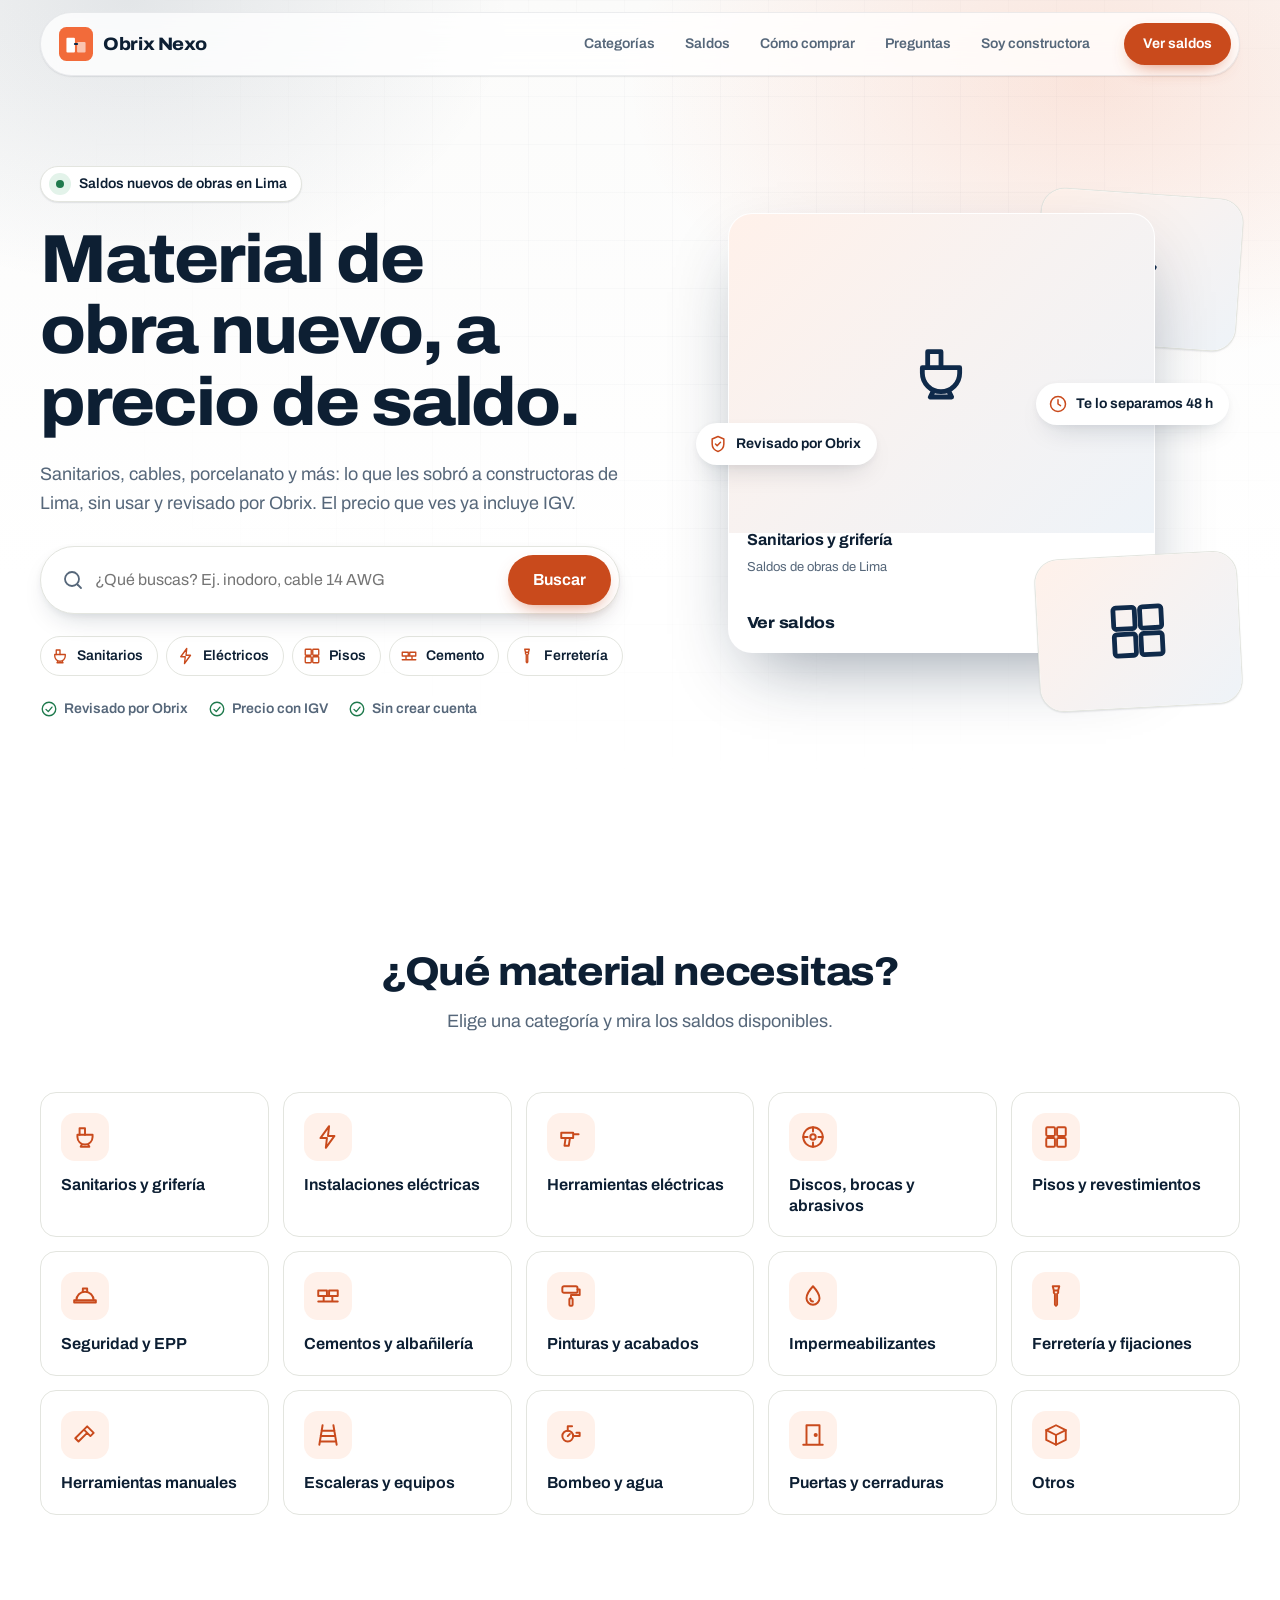
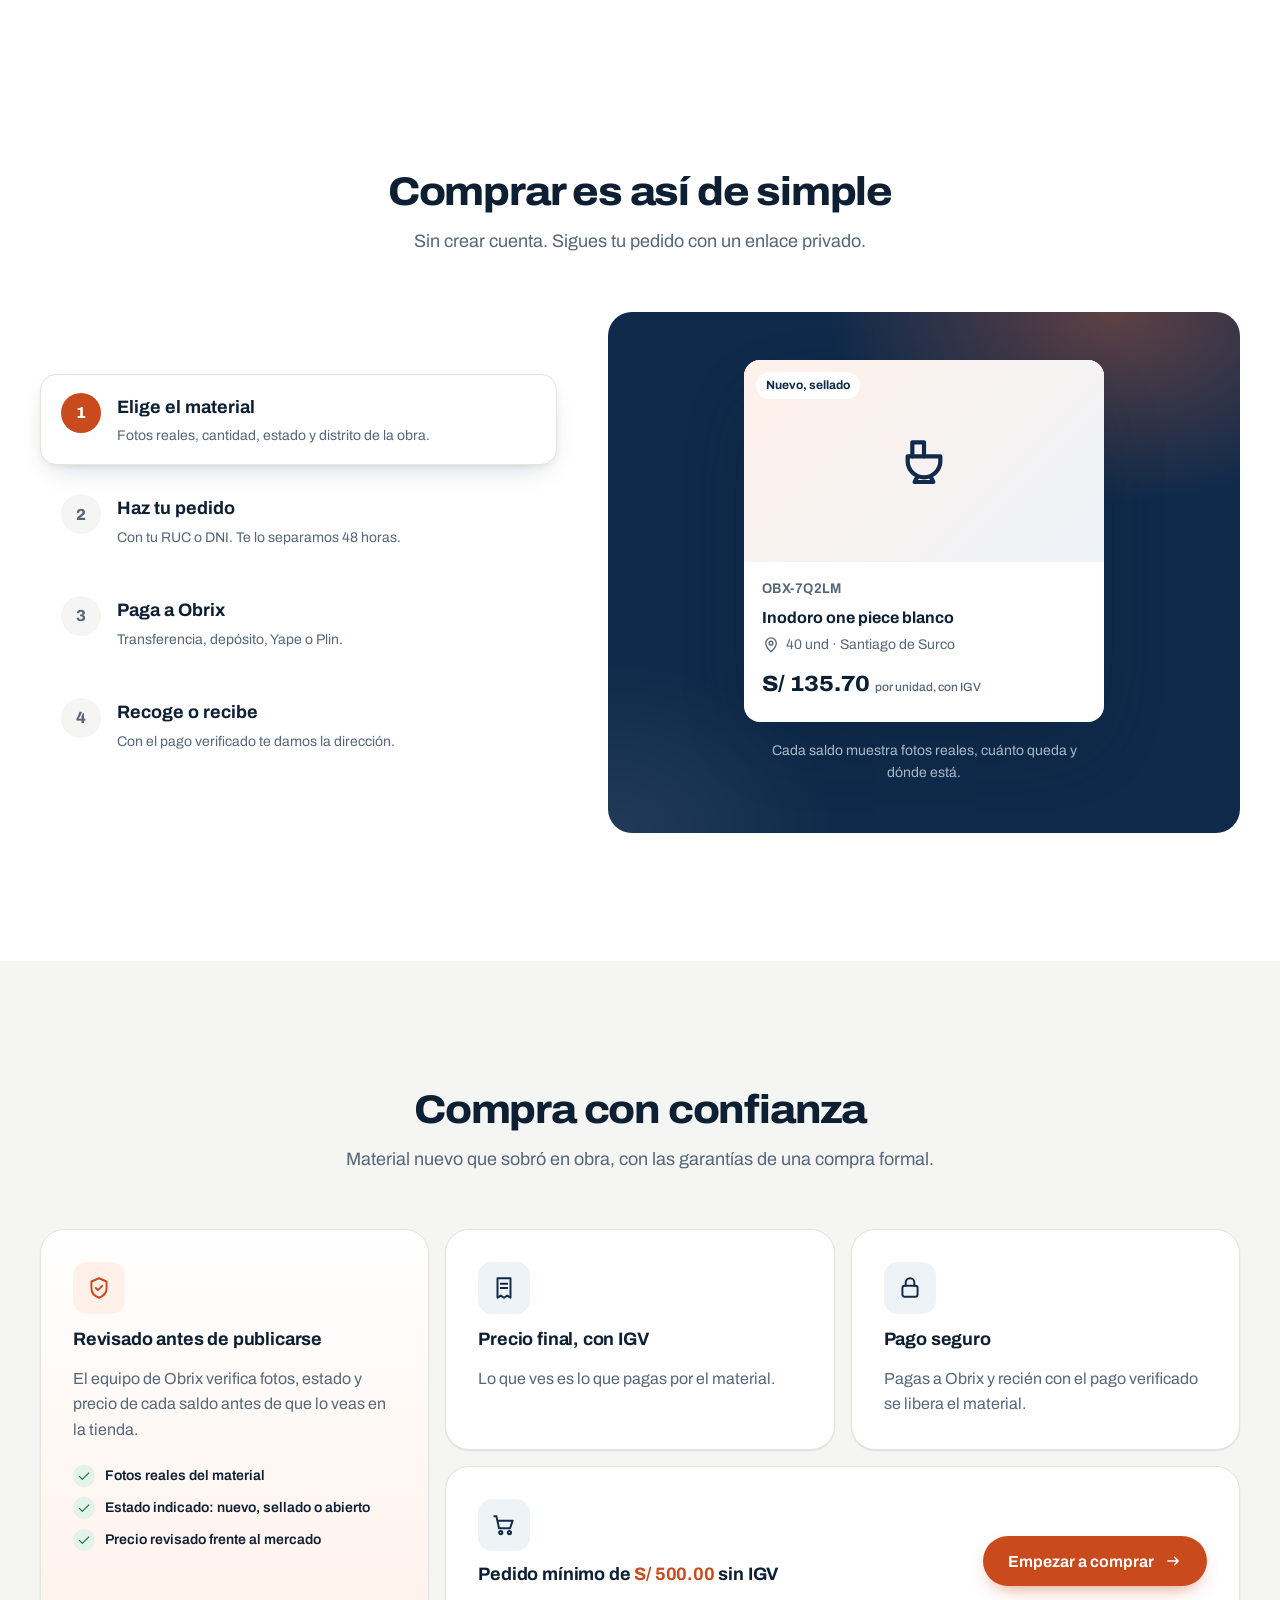
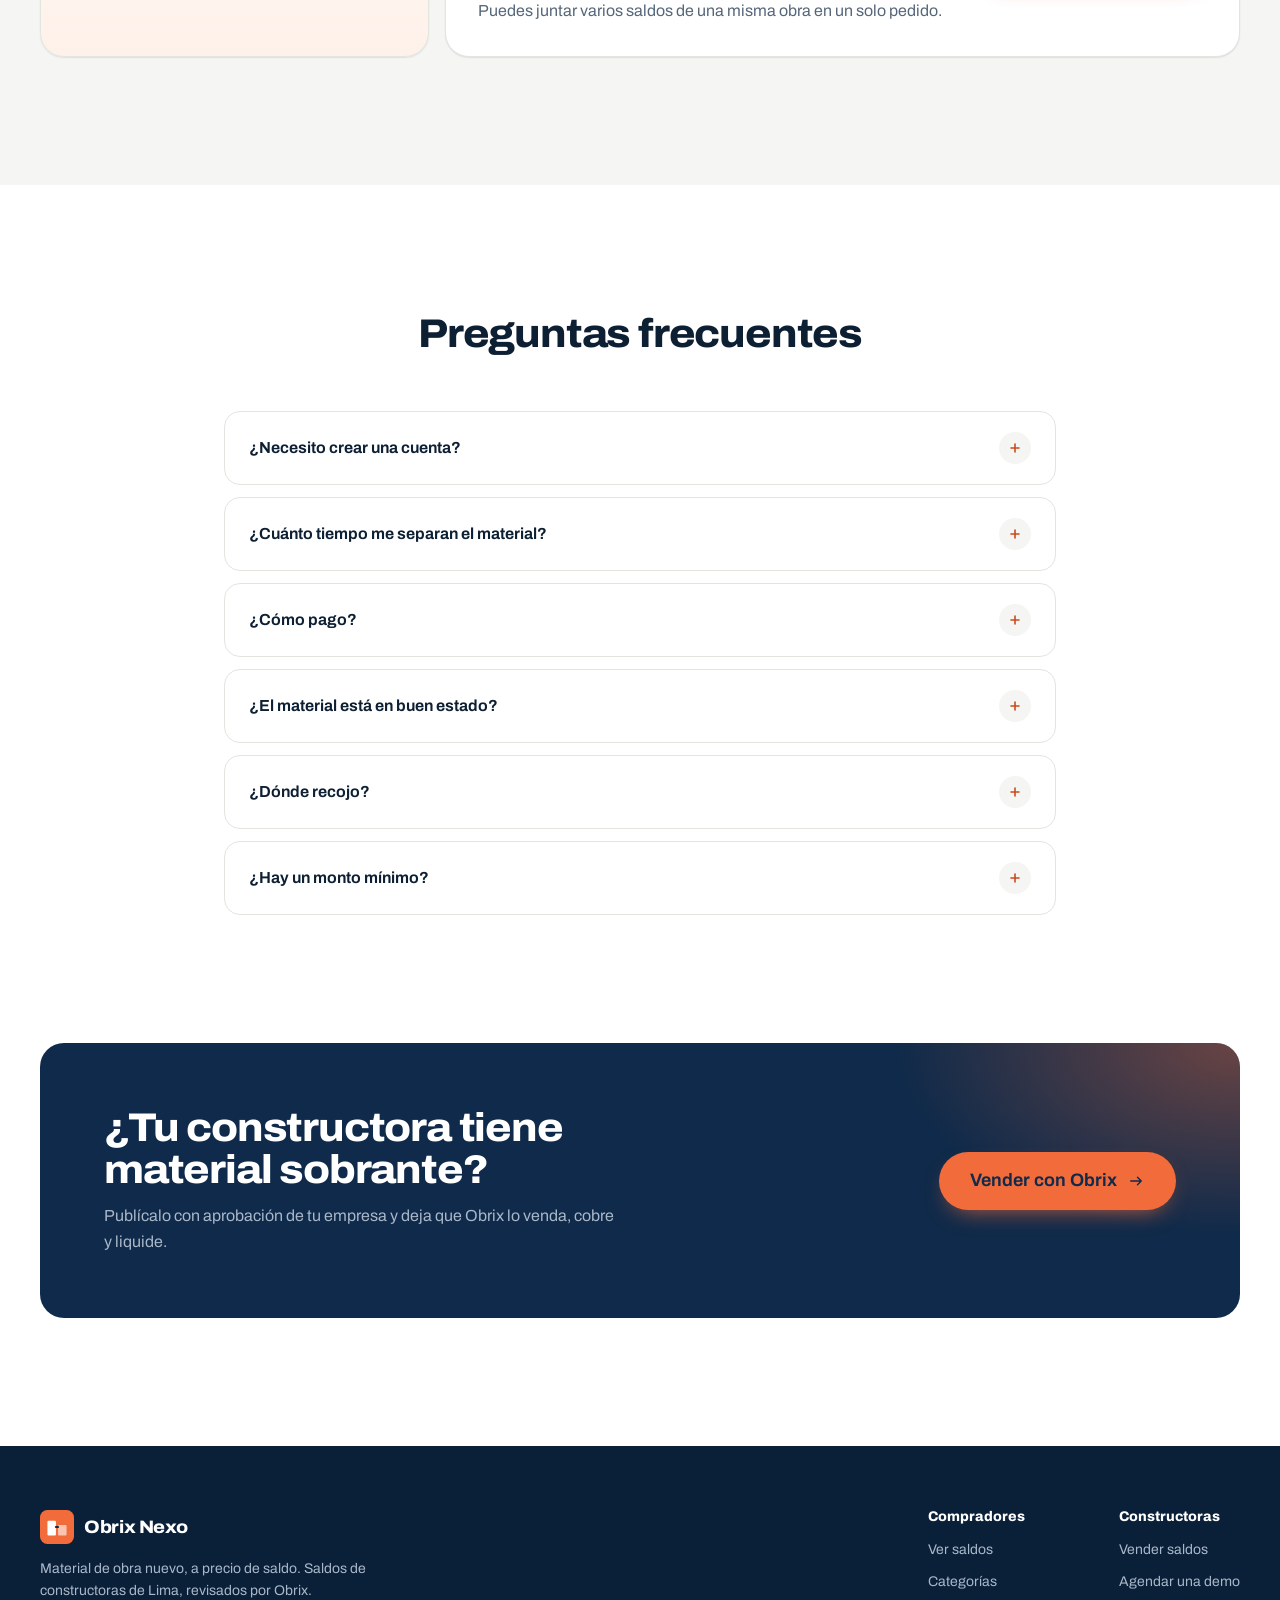
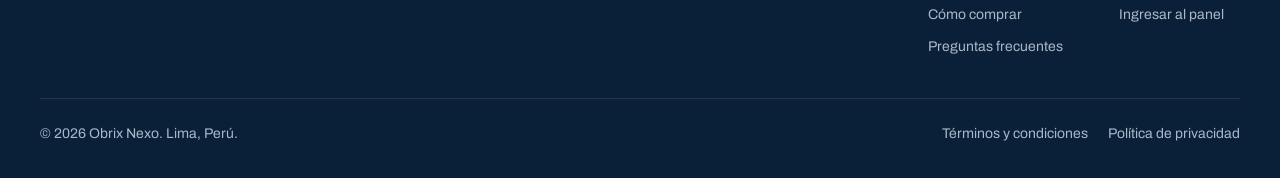
<file: index.html>
<!doctype html>
<html lang="es-PE">
<head>
  <meta charset="utf-8">
  <meta name="viewport" content="width=device-width, initial-scale=1, viewport-fit=cover">
  <title>Obrix Nexo · Material de obra nuevo a precio de saldo en Lima</title>
  <meta name="description" content="Compra sanitarios, cables, porcelanato y más material de construcción nuevo que les sobró a constructoras de Lima. Revisado por Obrix, con fotos reales y precio final con IGV.">
  <link rel="canonical" href="https://obrixnexo.com/">
  <meta name="theme-color" content="#0f2a4a">
  <link rel="icon" href="/favicon.svg" type="image/svg+xml">
  <meta property="og:type" content="website">
  <meta property="og:locale" content="es_PE">
  <meta property="og:site_name" content="Obrix Nexo">
  <meta property="og:title" content="Material de obra nuevo, a precio de saldo">
  <meta property="og:description" content="Saldos de constructoras de Lima, revisados por Obrix. Fotos reales y precio final con IGV.">
  <meta property="og:url" content="https://obrixnexo.com/">
  <meta property="og:image" content="https://obrixnexo.com/assets/img/og-compradores.png">
  <meta name="twitter:card" content="summary_large_image">
  <link rel="preload" href="/assets/fonts/archivo-latin-wdth.woff2" as="font" type="font/woff2" crossorigin>
  <link rel="stylesheet" href="/assets/css/base.css">
  <link rel="stylesheet" href="/assets/css/compradores.css">
  <script type="application/ld+json">
  {"@context":"https://schema.org","@type":"Organization","name":"Obrix Nexo","url":"https://obrixnexo.com/","logo":"https://obrixnexo.com/favicon.svg","areaServed":"Lima, Perú","description":"Marketplace de saldos de obra: material de construcción nuevo que les sobró a constructoras."}
  </script>
  <script src="/assets/js/config.js"></script>
  <script type="module" src="/assets/js/compradores.js"></script>
</head>
<body>
  <a class="skip" href="#contenido">Saltar al contenido</a>

  <header class="nav" data-nav>
    <div class="nav__in">
      <a class="brand" href="/" aria-label="Obrix Nexo, inicio"><img src="/assets/img/logo-mark.svg" alt="" width="34" height="34">Obrix Nexo</a>
      <button class="nav__toggle" type="button" data-nav-toggle aria-expanded="false" aria-controls="menu">
        <span class="sr-only">Abrir menú</span>
        <svg class="i i-menu" aria-hidden="true"><use href="/assets/img/icons.svg#menu"/></svg>
        <svg class="i i-close" aria-hidden="true"><use href="/assets/img/icons.svg#close"/></svg>
      </button>
      <nav class="nav__links" id="menu" aria-label="Principal">
        <a href="#categorias">Categorías</a>
        <a data-app="#/saldos" href="#saldos">Saldos</a>
        <a href="#como-comprar">Cómo comprar</a>
        <a href="#preguntas">Preguntas</a>
        <a href="/empresas/">Soy constructora</a>
      </nav>
      <div class="nav__actions">
        <a class="btn btn--primary btn--sm" data-app="#/saldos" href="#saldos">Ver saldos</a>
      </div>
    </div>
  </header>

  <main id="contenido">
    <!-- ================= HERO ================= -->
    <section class="hero">
      <div class="wrap hero__in">
        <div class="hero__copy">
          <p class="pill pill--live" data-live-pill><span class="pill__dot" aria-hidden="true"></span><span data-live-text>Saldos nuevos de obras en Lima</span></p>
          <h1>Material de obra nuevo, a precio de saldo.</h1>
          <p class="lead">Sanitarios, cables, porcelanato y más: lo que les sobró a constructoras de Lima, sin usar y revisado por Obrix. El precio que ves ya incluye IGV.</p>

          <form class="search" data-search role="search" aria-label="Buscar material">
            <label class="sr-only" for="q">¿Qué material buscas?</label>
            <svg class="i search__icon" aria-hidden="true"><use href="/assets/img/icons.svg#search"/></svg>
            <input class="search__input" id="q" name="q" type="search" placeholder="¿Qué buscas? Ej. inodoro, cable 14 AWG" autocomplete="off" enterkeyhint="search">
            <button class="btn btn--primary" type="submit">Buscar</button>
          </form>

          <ul class="chips" role="list" aria-label="Lo más buscado">
            <li><a class="chip" data-app="#/saldos?cat=1" href="#categorias"><svg class="i" aria-hidden="true"><use href="/assets/img/icons.svg#cat-1"/></svg>Sanitarios</a></li>
            <li><a class="chip" data-app="#/saldos?cat=2" href="#categorias"><svg class="i" aria-hidden="true"><use href="/assets/img/icons.svg#cat-2"/></svg>Eléctricos</a></li>
            <li><a class="chip" data-app="#/saldos?cat=5" href="#categorias"><svg class="i" aria-hidden="true"><use href="/assets/img/icons.svg#cat-5"/></svg>Pisos</a></li>
            <li><a class="chip" data-app="#/saldos?cat=7" href="#categorias"><svg class="i" aria-hidden="true"><use href="/assets/img/icons.svg#cat-7"/></svg>Cemento</a></li>
            <li><a class="chip" data-app="#/saldos?cat=10" href="#categorias"><svg class="i" aria-hidden="true"><use href="/assets/img/icons.svg#cat-10"/></svg>Ferretería</a></li>
          </ul>

          <ul class="trust" role="list">
            <li><svg class="i" aria-hidden="true"><use href="/assets/img/icons.svg#check-circle"/></svg>Revisado por Obrix</li>
            <li><svg class="i" aria-hidden="true"><use href="/assets/img/icons.svg#check-circle"/></svg>Precio con IGV</li>
            <li><svg class="i" aria-hidden="true"><use href="/assets/img/icons.svg#check-circle"/></svg>Sin crear cuenta</li>
          </ul>
        </div>

        <!-- Vitrina: saldos reales (los llena la API) -->
        <div class="showcase" data-showcase aria-live="polite">
          <div class="showcase__main sk-card" aria-hidden="true"><div class="sk-img"></div><div class="sk-lines"><span></span><span></span><span></span></div></div>
          <div class="showcase__mini showcase__mini--a sk-card" aria-hidden="true"><div class="sk-img"></div></div>
          <div class="showcase__mini showcase__mini--b sk-card" aria-hidden="true"><div class="sk-img"></div></div>
          <p class="float-badge float-badge--a"><svg class="i" aria-hidden="true"><use href="/assets/img/icons.svg#shield"/></svg>Revisado por Obrix</p>
          <p class="float-badge float-badge--b"><svg class="i" aria-hidden="true"><use href="/assets/img/icons.svg#clock"/></svg>Te lo separamos 48 h</p>
        </div>
      </div>
    </section>

    <!-- ================= CATEGORÍAS ================= -->
    <section class="section" id="categorias">
      <div class="wrap">
        <div class="head head--center">
          <h2>¿Qué material necesitas?</h2>
          <p class="lead">Elige una categoría y mira los saldos disponibles.</p>
        </div>
        <ul class="cats" role="list">
          <li><a class="cat" data-app="#/saldos?cat=1" href="#categorias"><span class="icon-box"><svg class="i" aria-hidden="true"><use href="/assets/img/icons.svg#cat-1"/></svg></span>Sanitarios y grifería</a></li>
          <li><a class="cat" data-app="#/saldos?cat=2" href="#categorias"><span class="icon-box"><svg class="i" aria-hidden="true"><use href="/assets/img/icons.svg#cat-2"/></svg></span>Instalaciones eléctricas</a></li>
          <li><a class="cat" data-app="#/saldos?cat=3" href="#categorias"><span class="icon-box"><svg class="i" aria-hidden="true"><use href="/assets/img/icons.svg#cat-3"/></svg></span>Herramientas eléctricas</a></li>
          <li><a class="cat" data-app="#/saldos?cat=4" href="#categorias"><span class="icon-box"><svg class="i" aria-hidden="true"><use href="/assets/img/icons.svg#cat-4"/></svg></span>Discos, brocas y abrasivos</a></li>
          <li><a class="cat" data-app="#/saldos?cat=5" href="#categorias"><span class="icon-box"><svg class="i" aria-hidden="true"><use href="/assets/img/icons.svg#cat-5"/></svg></span>Pisos y revestimientos</a></li>
          <li><a class="cat" data-app="#/saldos?cat=6" href="#categorias"><span class="icon-box"><svg class="i" aria-hidden="true"><use href="/assets/img/icons.svg#cat-6"/></svg></span>Seguridad y EPP</a></li>
          <li><a class="cat" data-app="#/saldos?cat=7" href="#categorias"><span class="icon-box"><svg class="i" aria-hidden="true"><use href="/assets/img/icons.svg#cat-7"/></svg></span>Cementos y albañilería</a></li>
          <li><a class="cat" data-app="#/saldos?cat=8" href="#categorias"><span class="icon-box"><svg class="i" aria-hidden="true"><use href="/assets/img/icons.svg#cat-8"/></svg></span>Pinturas y acabados</a></li>
          <li><a class="cat" data-app="#/saldos?cat=9" href="#categorias"><span class="icon-box"><svg class="i" aria-hidden="true"><use href="/assets/img/icons.svg#cat-9"/></svg></span>Impermeabilizantes</a></li>
          <li><a class="cat" data-app="#/saldos?cat=10" href="#categorias"><span class="icon-box"><svg class="i" aria-hidden="true"><use href="/assets/img/icons.svg#cat-10"/></svg></span>Ferretería y fijaciones</a></li>
          <li><a class="cat" data-app="#/saldos?cat=11" href="#categorias"><span class="icon-box"><svg class="i" aria-hidden="true"><use href="/assets/img/icons.svg#cat-11"/></svg></span>Herramientas manuales</a></li>
          <li><a class="cat" data-app="#/saldos?cat=12" href="#categorias"><span class="icon-box"><svg class="i" aria-hidden="true"><use href="/assets/img/icons.svg#cat-12"/></svg></span>Escaleras y equipos</a></li>
          <li><a class="cat" data-app="#/saldos?cat=13" href="#categorias"><span class="icon-box"><svg class="i" aria-hidden="true"><use href="/assets/img/icons.svg#cat-13"/></svg></span>Bombeo y agua</a></li>
          <li><a class="cat" data-app="#/saldos?cat=14" href="#categorias"><span class="icon-box"><svg class="i" aria-hidden="true"><use href="/assets/img/icons.svg#cat-14"/></svg></span>Puertas y cerraduras</a></li>
          <li><a class="cat" data-app="#/saldos?cat=15" href="#categorias"><span class="icon-box"><svg class="i" aria-hidden="true"><use href="/assets/img/icons.svg#cat-15"/></svg></span>Otros</a></li>
        </ul>
      </div>
    </section>

    <!-- ================= RECIÉN PUBLICADOS ================= -->
    <section class="section section--surface" id="saldos" data-latest hidden>
      <div class="wrap carousel" data-carousel>
        <div class="head head--row">
          <div>
            <h2>Recién publicados</h2>
            <p class="lead">Disponibles hoy, con foto real y precio final.</p>
          </div>
          <div class="carousel__nav">
            <button class="round-btn" type="button" data-prev aria-label="Anteriores"><svg class="i" aria-hidden="true"><use href="/assets/img/icons.svg#arrow-left"/></svg></button>
            <button class="round-btn" type="button" data-next aria-label="Siguientes"><svg class="i" aria-hidden="true"><use href="/assets/img/icons.svg#arrow"/></svg></button>
            <a class="btn btn--secondary btn--sm" data-app="#/saldos" href="#saldos">Ver todos</a>
          </div>
        </div>
        <ul class="carousel__track" role="list" data-track data-latest-list></ul>
      </div>
    </section>

    <!-- ================= CÓMO COMPRAR (interactivo) ================= -->
    <section class="section" id="como-comprar">
      <div class="wrap">
        <div class="head head--center">
          <h2>Comprar es así de simple</h2>
          <p class="lead">Sin crear cuenta. Sigues tu pedido con un enlace privado.</p>
        </div>

        <div class="howto" data-tabs data-autoplay="5000">
          <div class="howto__steps" role="tablist" aria-label="Pasos para comprar" aria-orientation="vertical">
            <button class="howto__step" role="tab" id="t-elige" aria-controls="p-elige" aria-selected="true">
              <span class="howto__n">1</span><span><b>Elige el material</b><small>Fotos reales, cantidad, estado y distrito de la obra.</small></span>
            </button>
            <button class="howto__step" role="tab" id="t-pide" aria-controls="p-pide" aria-selected="false" tabindex="-1">
              <span class="howto__n">2</span><span><b>Haz tu pedido</b><small>Con tu RUC o DNI. Te lo separamos 48 horas.</small></span>
            </button>
            <button class="howto__step" role="tab" id="t-paga" aria-controls="p-paga" aria-selected="false" tabindex="-1">
              <span class="howto__n">3</span><span><b>Paga a Obrix</b><small>Transferencia, depósito, Yape o Plin.</small></span>
            </button>
            <button class="howto__step" role="tab" id="t-recoge" aria-controls="p-recoge" aria-selected="false" tabindex="-1">
              <span class="howto__n">4</span><span><b>Recoge o recibe</b><small>Con el pago verificado te damos la dirección.</small></span>
            </button>
          </div>

          <div class="howto__stage">
            <!-- 1 -->
            <div class="mock" role="tabpanel" id="p-elige" aria-labelledby="t-elige">
              <div class="mock__card">
                <div class="mock__photo"><svg class="i" aria-hidden="true"><use href="/assets/img/icons.svg#cat-1"/></svg><span class="mock__tag">Nuevo, sellado</span></div>
                <div class="mock__body">
                  <span class="code muted">OBX-7Q2LM</span>
                  <b>Inodoro one piece blanco</b>
                  <span class="muted"><svg class="i i--sm" aria-hidden="true"><use href="/assets/img/icons.svg#pin"/></svg>40 und · Santiago de Surco</span>
                  <span class="mock__price">S/ 135.70 <small>por unidad, con IGV</small></span>
                </div>
              </div>
              <p class="mock__caption">Cada saldo muestra fotos reales, cuánto queda y dónde está.</p>
            </div>
            <!-- 2 -->
            <div class="mock" role="tabpanel" id="p-pide" aria-labelledby="t-pide" hidden>
              <div class="mock__form">
                <div class="mock__row"><span class="muted">Cantidad</span><span class="stepper"><span>−</span><b>5</b><span>+</span></span></div>
                <div class="mock__field"><span class="muted">RUC o DNI</span><b class="code">20514585963</b></div>
                <div class="mock__row mock__total"><span>Total con IGV</span><b>S/ 678.50</b></div>
                <span class="badge badge--ok">Separado por 48 horas</span>
              </div>
              <p class="mock__caption">Pides en un minuto y la cantidad queda reservada para ti.</p>
            </div>
            <!-- 3 -->
            <div class="mock" role="tabpanel" id="p-paga" aria-labelledby="t-paga" hidden>
              <div class="mock__form">
                <div class="pay"><span>Transferencia</span><span>Depósito</span><span class="is-on">Yape</span><span>Plin</span></div>
                <div class="mock__field"><span class="muted">N.° de operación</span><b class="code">04839217</b></div>
                <div class="mock__ok"><svg class="i" aria-hidden="true"><use href="/assets/img/icons.svg#check-circle"/></svg>Pago verificado por Obrix</div>
              </div>
              <p class="mock__caption">Pagas a la cuenta de Obrix, nunca a un desconocido.</p>
            </div>
            <!-- 4 -->
            <div class="mock" role="tabpanel" id="p-recoge" aria-labelledby="t-recoge" hidden>
              <div class="mock__map">
                <span class="mock__pin"><svg class="i" aria-hidden="true"><use href="/assets/img/icons.svg#pin"/></svg></span>
                <div class="mock__addr"><b>Obra Los Pinos</b><span class="muted">Santiago de Surco · Almacén: lun–sáb</span></div>
              </div>
              <p class="mock__caption">Con tu pago verificado te damos la dirección y el contacto, o coordinamos la entrega.</p>
            </div>
          </div>
        </div>
      </div>
    </section>

    <!-- ================= POR QUÉ OBRIX ================= -->
    <section class="section section--surface">
      <div class="wrap">
        <div class="head head--center">
          <h2>Compra con confianza</h2>
          <p class="lead">Material nuevo que sobró en obra, con las garantías de una compra formal.</p>
        </div>
        <div class="bento">
          <article class="card bento__big reveal">
            <span class="icon-box"><svg class="i" aria-hidden="true"><use href="/assets/img/icons.svg#shield"/></svg></span>
            <h3>Revisado antes de publicarse</h3>
            <p class="muted">El equipo de Obrix verifica fotos, estado y precio de cada saldo antes de que lo veas en la tienda.</p>
            <ul class="checks" role="list">
              <li><svg class="i i--sm" aria-hidden="true"><use href="/assets/img/icons.svg#check"/></svg>Fotos reales del material</li>
              <li><svg class="i i--sm" aria-hidden="true"><use href="/assets/img/icons.svg#check"/></svg>Estado indicado: nuevo, sellado o abierto</li>
              <li><svg class="i i--sm" aria-hidden="true"><use href="/assets/img/icons.svg#check"/></svg>Precio revisado frente al mercado</li>
            </ul>
          </article>
          <article class="card reveal">
            <span class="icon-box icon-box--navy"><svg class="i" aria-hidden="true"><use href="/assets/img/icons.svg#receipt"/></svg></span>
            <h3>Precio final, con IGV</h3>
            <p class="muted">Lo que ves es lo que pagas por el material.</p>
          </article>
          <article class="card reveal">
            <span class="icon-box icon-box--navy"><svg class="i" aria-hidden="true"><use href="/assets/img/icons.svg#lock"/></svg></span>
            <h3>Pago seguro</h3>
            <p class="muted">Pagas a Obrix y recién con el pago verificado se libera el material.</p>
          </article>
          <article class="card bento__wide reveal">
            <div>
              <span class="icon-box icon-box--navy"><svg class="i" aria-hidden="true"><use href="/assets/img/icons.svg#cart"/></svg></span>
              <h3>Pedido mínimo de <span class="hl" data-min-order>S/ 500.00</span> sin IGV</h3>
              <p class="muted">Puedes juntar varios saldos de una misma obra en un solo pedido.</p>
            </div>
            <a class="btn btn--primary" data-app="#/saldos" href="#saldos">Empezar a comprar<svg class="i" aria-hidden="true"><use href="/assets/img/icons.svg#arrow"/></svg></a>
          </article>
        </div>
      </div>
    </section>

    <!-- ================= PREGUNTAS ================= -->
    <section class="section" id="preguntas">
      <div class="wrap">
        <div class="head head--center"><h2>Preguntas frecuentes</h2></div>
        <div class="faq">
          <details><summary>¿Necesito crear una cuenta?</summary><p>No. Haces tu pedido con tus datos y recibes un enlace privado para seguirlo, informar tu pago y ver la dirección de recojo.</p></details>
          <details><summary>¿Cuánto tiempo me separan el material?</summary><p>48 horas desde que haces el pedido. Si en ese plazo no se registra tu pago, la reserva se libera sola.</p></details>
          <details><summary>¿Cómo pago?</summary><p>Por transferencia, depósito, Yape o Plin a la cuenta de Obrix. Luego informas tu número de operación en el enlace de tu pedido y lo verificamos.</p></details>
          <details><summary>¿El material está en buen estado?</summary><p>Son saldos nuevos que sobraron en obra. Cada uno indica su estado y tiene fotos reales, y Obrix lo revisa antes de publicarlo.</p></details>
          <details><summary>¿Dónde recojo?</summary><p>En la obra de la constructora. Con tu pago verificado te damos la dirección exacta y el contacto del almacén. Si necesitas entrega, la coordinamos contigo.</p></details>
          <details><summary>¿Hay un monto mínimo?</summary><p>Sí: el pedido mínimo es de <span data-min-order>S/ 500.00</span> sin IGV. Puedes combinar varios saldos de una misma obra.</p></details>
        </div>
      </div>
    </section>

    <!-- ================= PUENTE A CONSTRUCTORAS ================= -->
    <section class="bridge-wrap">
      <div class="wrap">
        <div class="bridge on-navy reveal">
          <div>
            <h2>¿Tu constructora tiene material sobrante?</h2>
            <p>Publícalo con aprobación de tu empresa y deja que Obrix lo venda, cobre y liquide.</p>
          </div>
          <a class="btn btn--primary btn--lg" href="/empresas/">Vender con Obrix<svg class="i" aria-hidden="true"><use href="/assets/img/icons.svg#arrow"/></svg></a>
        </div>
      </div>
    </section>
  </main>

  <footer class="footer">
    <div class="wrap">
      <div class="footer__top">
        <div class="footer__about">
          <a class="brand" href="/"><img src="/assets/img/logo-mark.svg" alt="" width="34" height="34">Obrix Nexo</a>
          <p>Material de obra nuevo, a precio de saldo. Saldos de constructoras de Lima, revisados por Obrix.</p>
        </div>
        <div class="footer__cols">
          <nav aria-label="Compradores"><h2>Compradores</h2><ul><li><a data-app="#/saldos" href="#saldos">Ver saldos</a></li><li><a href="#categorias">Categorías</a></li><li><a href="#como-comprar">Cómo comprar</a></li><li><a href="#preguntas">Preguntas frecuentes</a></li></ul></nav>
          <nav aria-label="Constructoras"><h2>Constructoras</h2><ul><li><a href="/empresas/">Vender saldos</a></li><li><a href="/empresas/#demo">Agendar una demo</a></li><li><a data-app="#/ingresar" href="/empresas/">Ingresar al panel</a></li></ul></nav>
        </div>
      </div>
      <div class="footer__bottom">
        <span>© <span data-year>2026</span> Obrix Nexo. Lima, Perú.</span>
        <span class="footer__legal"><a href="/terminos/">Términos y condiciones</a><a href="/privacidad/">Política de privacidad</a></span>
      </div>
    </div>
  </footer>
</body>
</html>
</file>
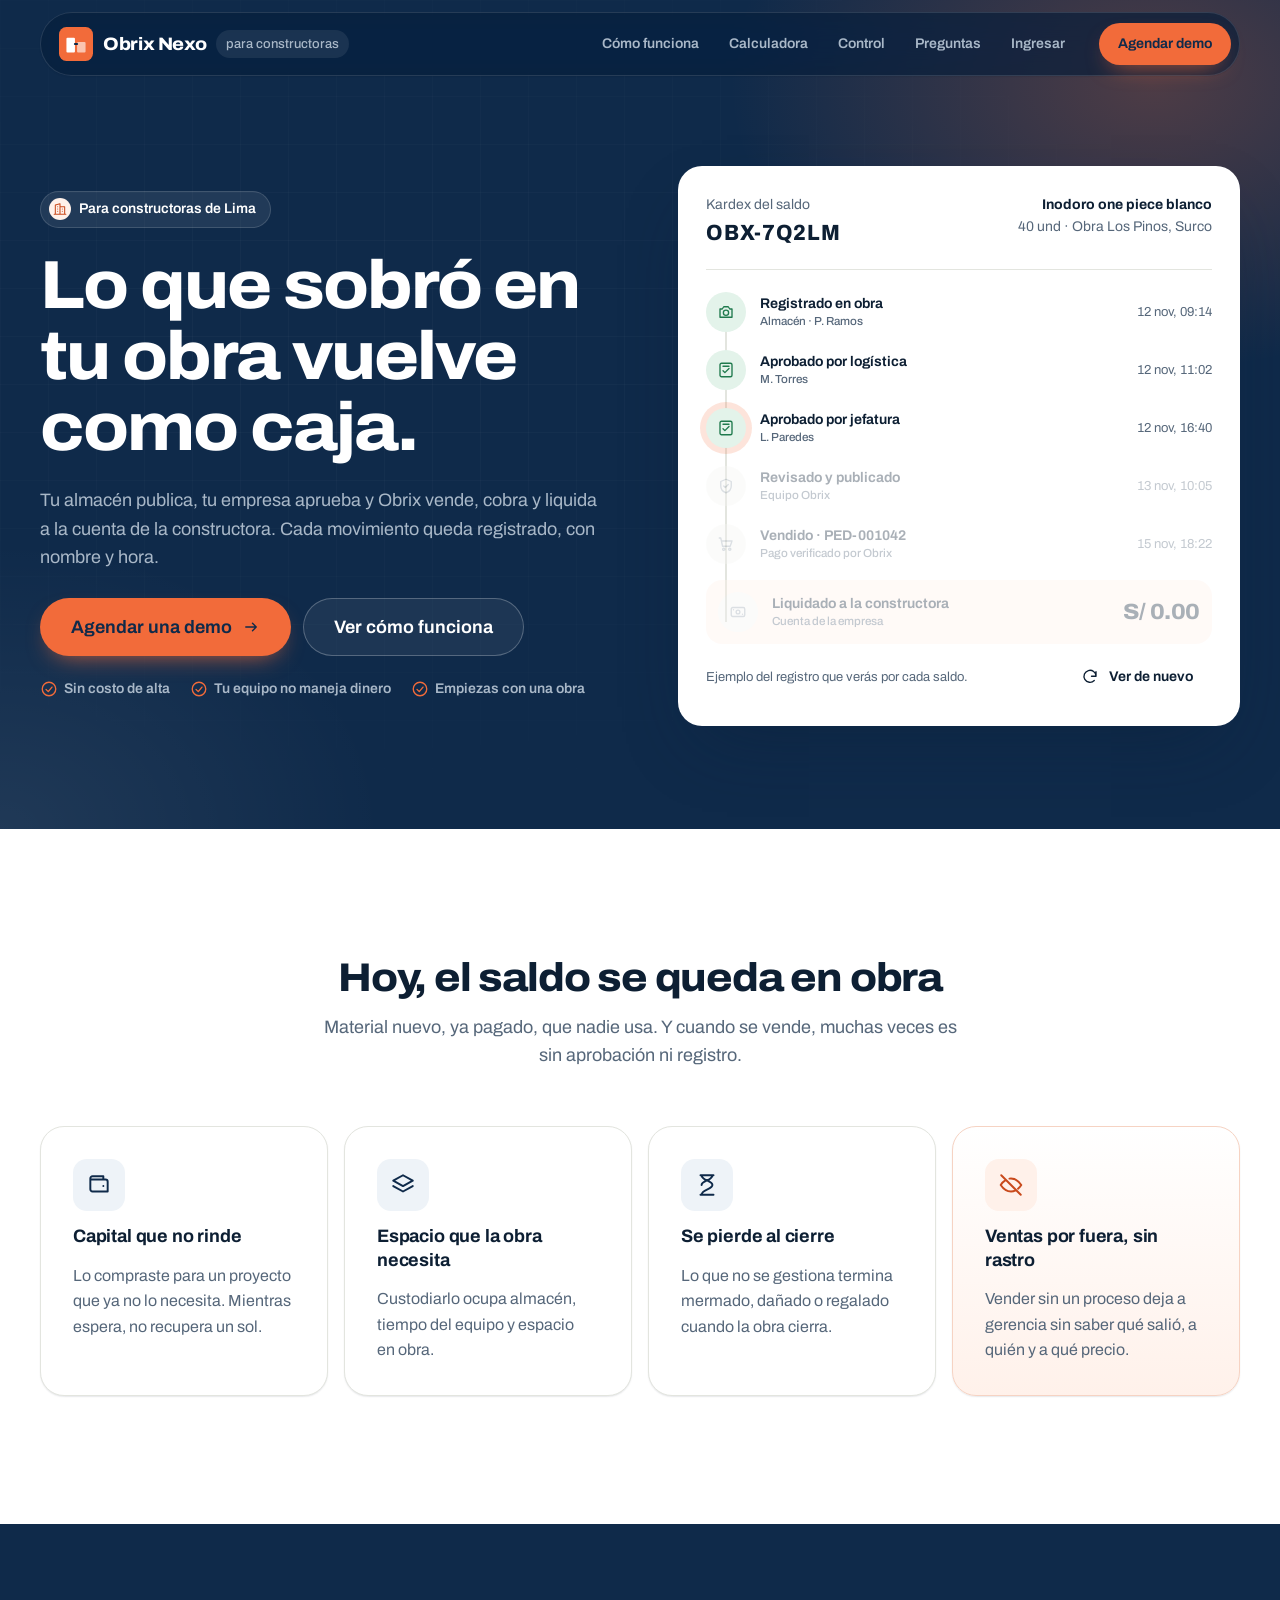
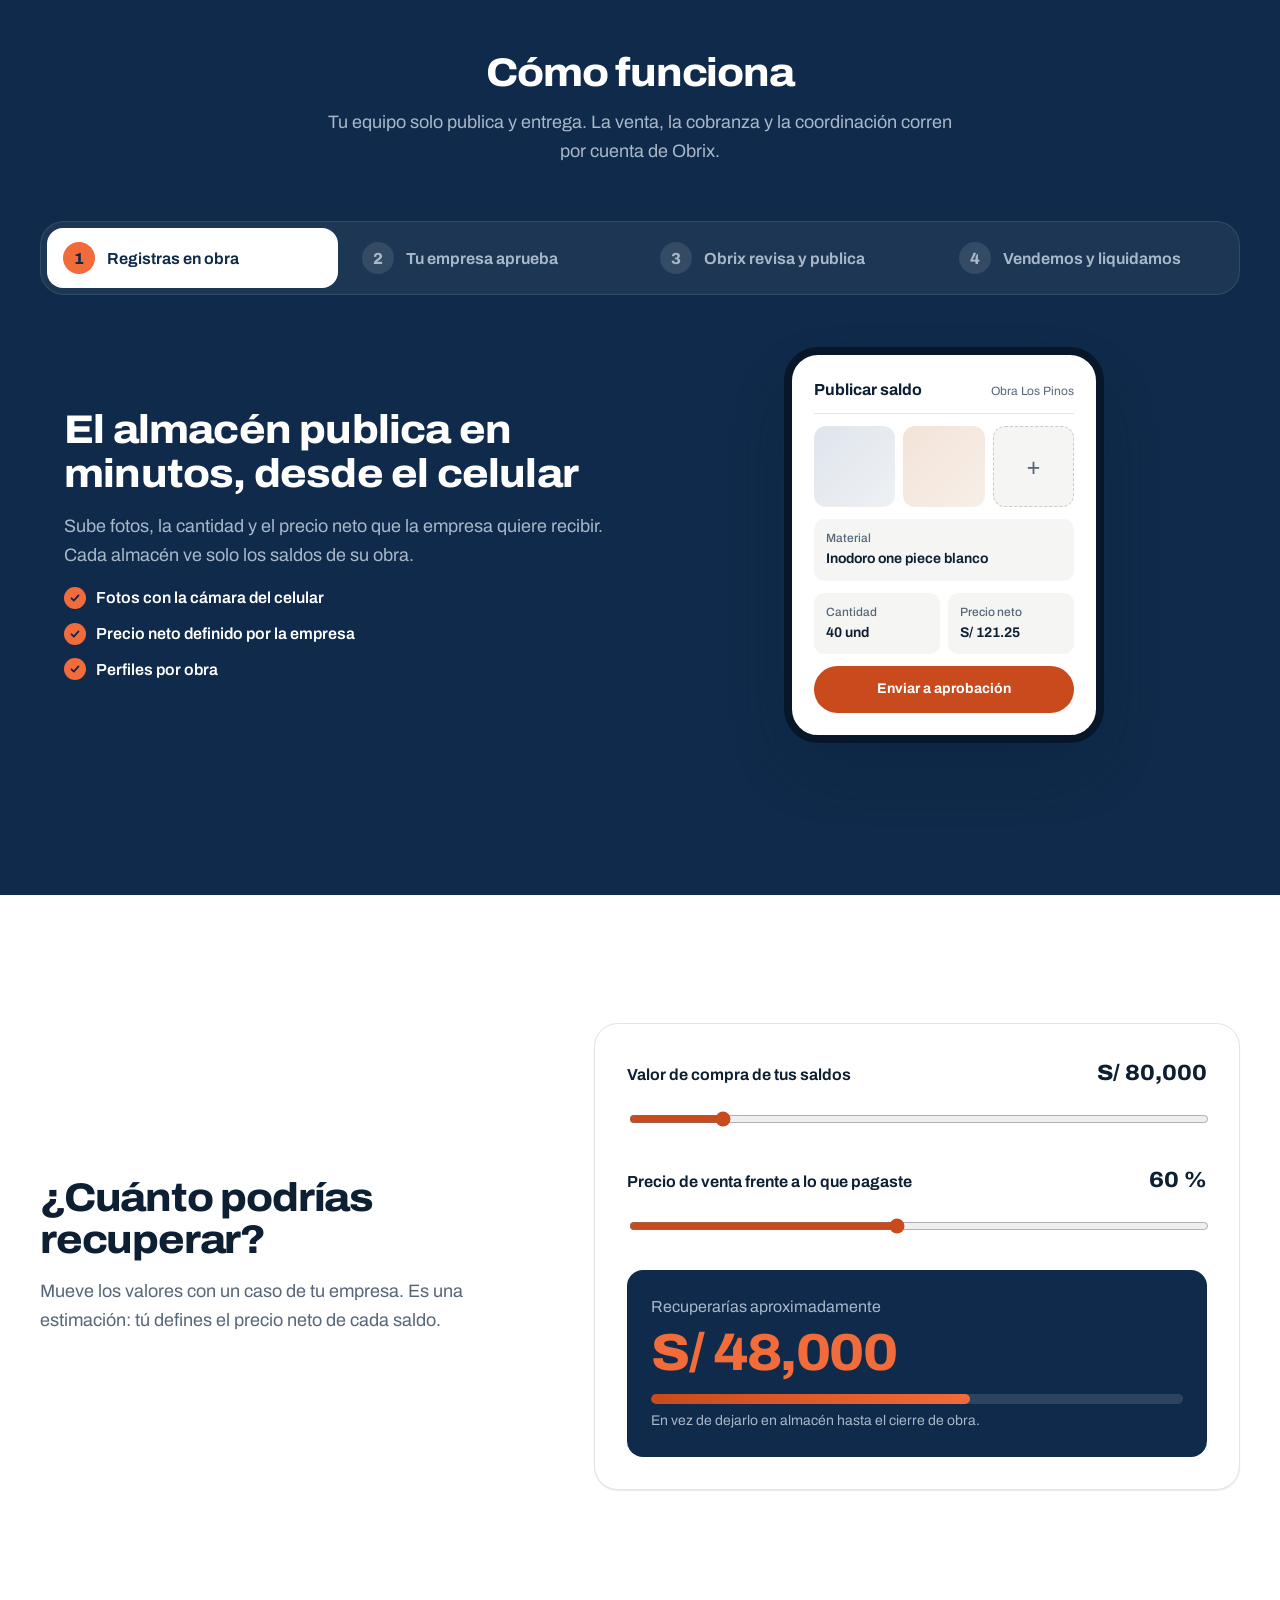
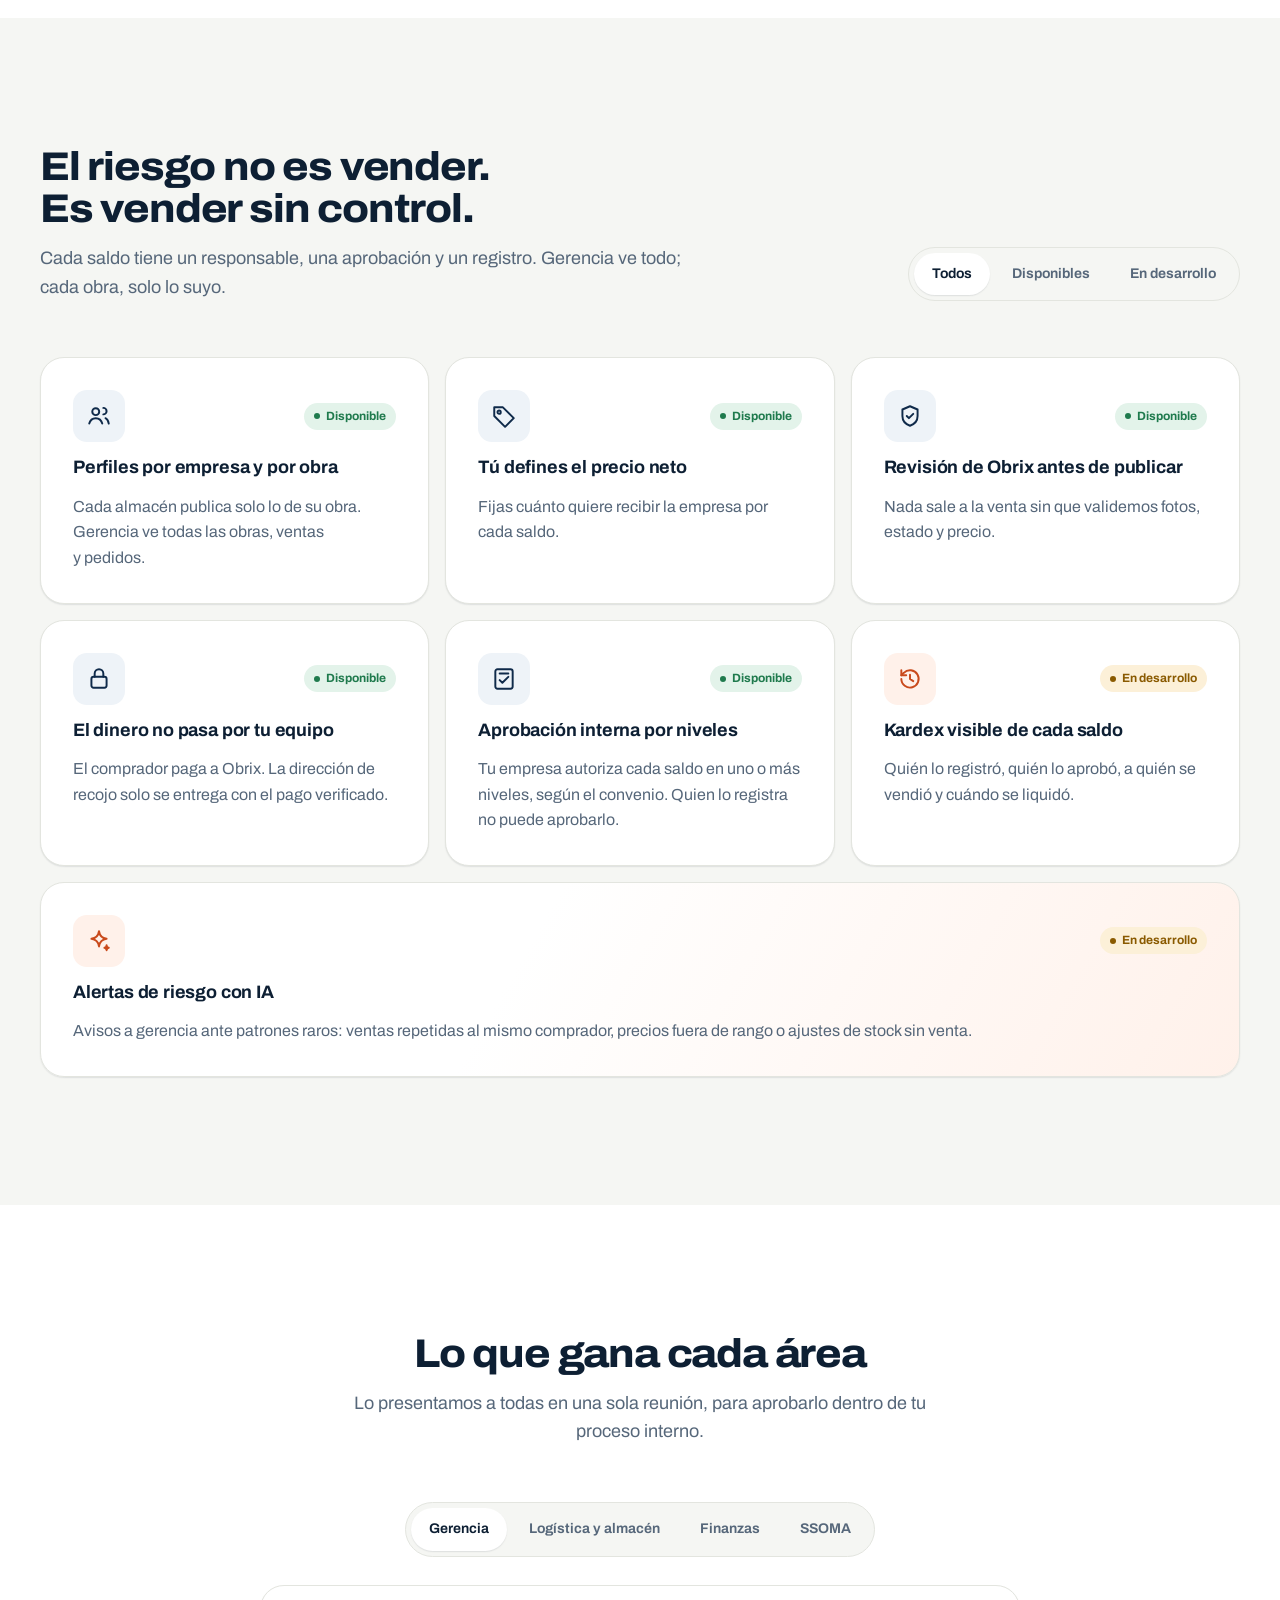
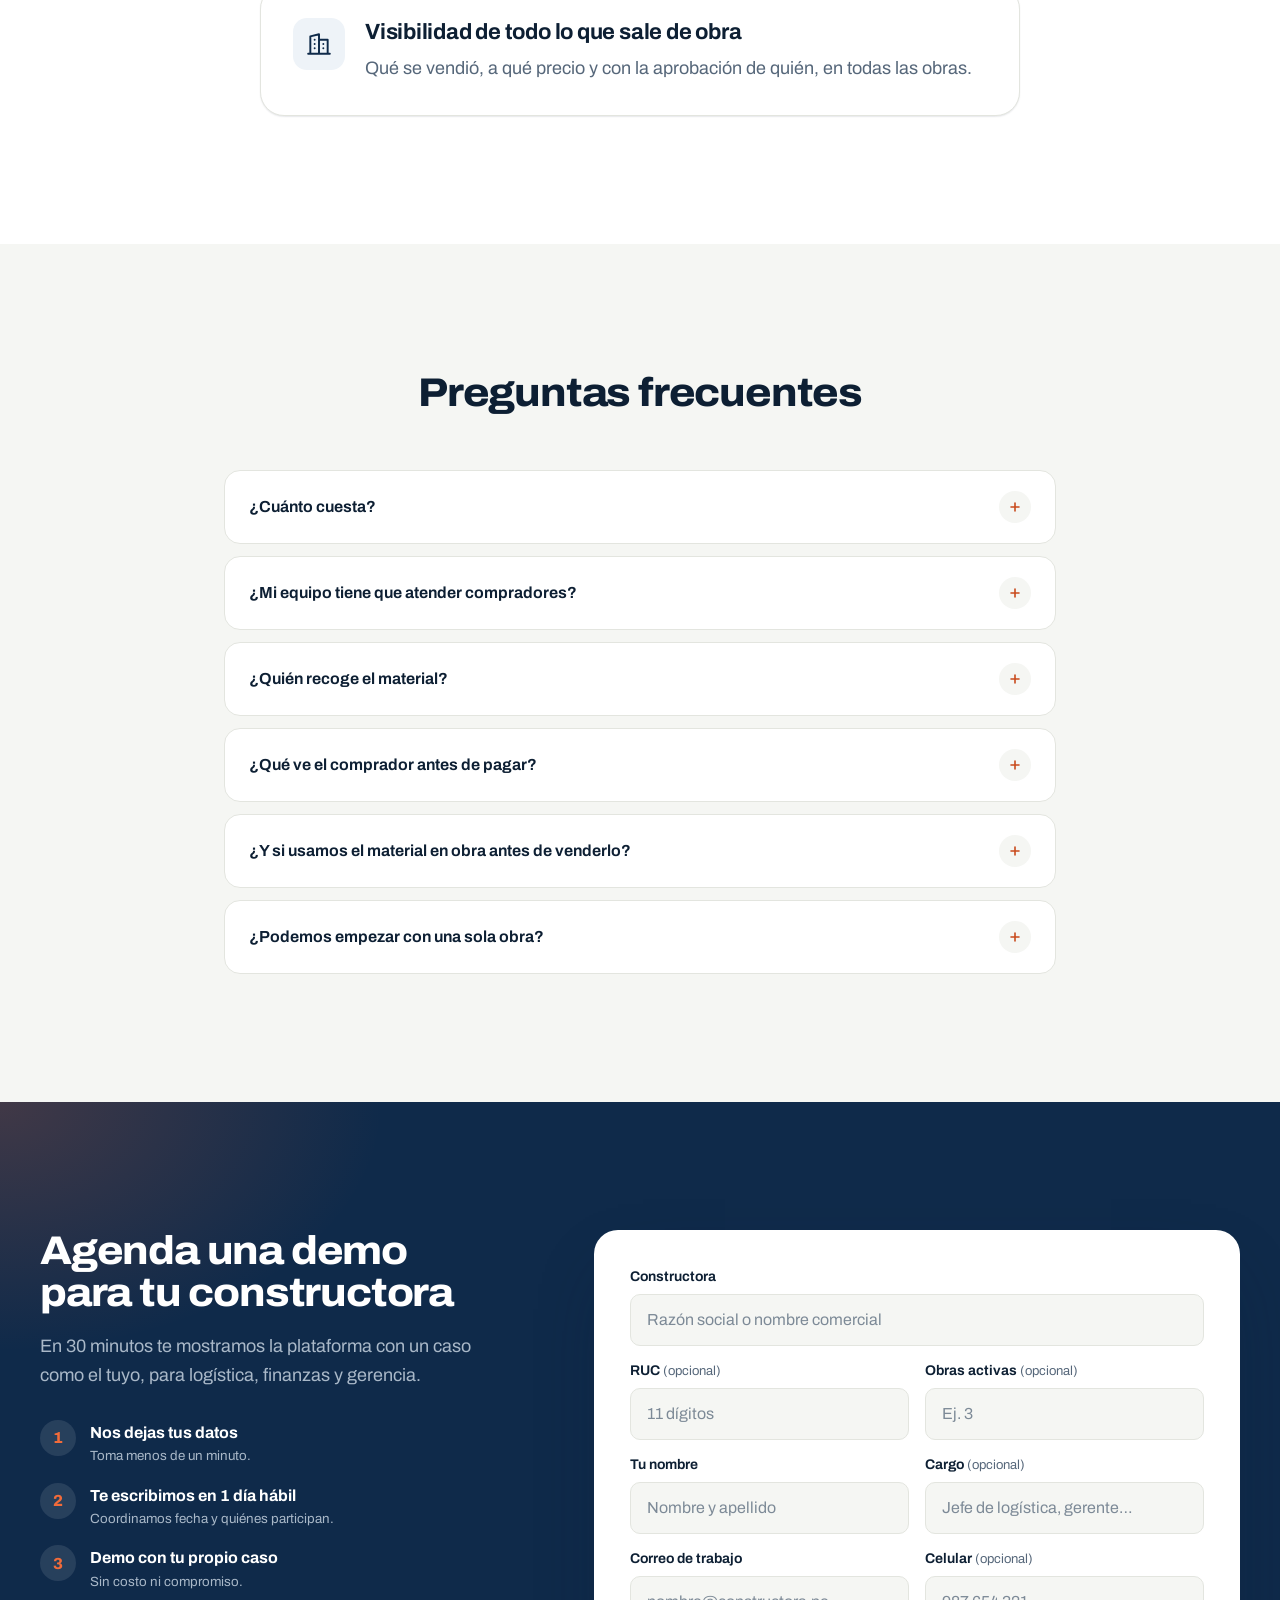
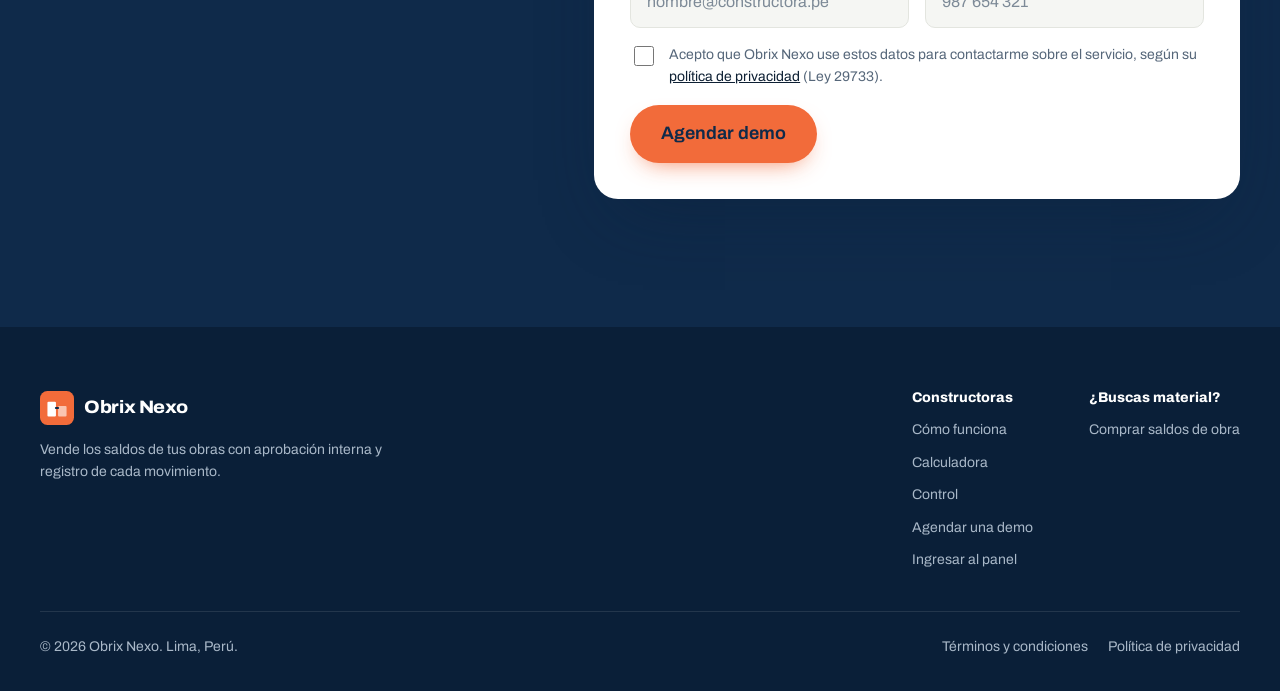
<file: empresas/index.html>
<!doctype html>
<html lang="es-PE">
<head>
  <meta charset="utf-8">
  <meta name="viewport" content="width=device-width, initial-scale=1, viewport-fit=cover">
  <title>Obrix Nexo para constructoras · Vende tus saldos de obra con control</title>
  <meta name="description" content="Convierte el material que sobra en tus obras en caja. Tu equipo publica, tu empresa aprueba y Obrix vende, cobra y liquida. Cada movimiento queda registrado.">
  <link rel="canonical" href="https://obrixnexo.com/empresas/">
  <meta name="theme-color" content="#0f2a4a">
  <link rel="icon" href="/favicon.svg" type="image/svg+xml">
  <meta property="og:type" content="website">
  <meta property="og:locale" content="es_PE">
  <meta property="og:site_name" content="Obrix Nexo">
  <meta property="og:title" content="Lo que sobró en tu obra vuelve como caja">
  <meta property="og:description" content="Vende tus saldos de obra con aprobación interna y registro de cada movimiento.">
  <meta property="og:url" content="https://obrixnexo.com/empresas/">
  <meta property="og:image" content="https://obrixnexo.com/assets/img/og-empresas.png">
  <meta name="twitter:card" content="summary_large_image">
  <link rel="preload" href="/assets/fonts/archivo-latin-wdth.woff2" as="font" type="font/woff2" crossorigin>
  <link rel="stylesheet" href="/assets/css/base.css">
  <link rel="stylesheet" href="/assets/css/empresas.css">
  <script src="/assets/js/config.js"></script>
  <script type="module" src="/assets/js/empresas.js"></script>
</head>
<body class="page-empresas">
  <a class="skip" href="#contenido">Saltar al contenido</a>

  <header class="nav on-navy" data-nav>
    <div class="nav__in">
      <a class="brand" href="/empresas/" aria-label="Obrix Nexo para constructoras, inicio"><img src="/assets/img/logo-mark.svg" alt="" width="34" height="34">Obrix Nexo<span class="brand__tag">para constructoras</span></a>
      <button class="nav__toggle" type="button" data-nav-toggle aria-expanded="false" aria-controls="menu">
        <span class="sr-only">Abrir menú</span>
        <svg class="i i-menu" aria-hidden="true"><use href="/assets/img/icons.svg#menu"/></svg>
        <svg class="i i-close" aria-hidden="true"><use href="/assets/img/icons.svg#close"/></svg>
      </button>
      <nav class="nav__links" id="menu" aria-label="Principal">
        <a href="#como-funciona">Cómo funciona</a>
        <a href="#calculadora">Calculadora</a>
        <a href="#control">Control</a>
        <a href="#preguntas">Preguntas</a>
        <a data-app="#/ingresar" href="#demo">Ingresar</a>
      </nav>
      <div class="nav__actions">
        <a class="btn btn--primary btn--sm" href="#demo">Agendar demo</a>
      </div>
    </div>
  </header>

  <main id="contenido">
    <!-- ================= HERO: kardex animado ================= -->
    <section class="hero on-navy">
      <div class="wrap hero__in">
        <div class="hero__copy">
          <p class="pill"><span class="pill__dot" aria-hidden="true"><svg class="i" aria-hidden="true"><use href="/assets/img/icons.svg#building"/></svg></span>Para constructoras de Lima</p>
          <h1>Lo que sobró en tu obra vuelve como caja.</h1>
          <p class="lead">Tu almacén publica, tu empresa aprueba y Obrix vende, cobra y liquida a la cuenta de la constructora. Cada movimiento queda registrado, con nombre y hora.</p>
          <div class="hero__cta">
            <a class="btn btn--primary btn--lg" href="#demo">Agendar una demo<svg class="i" aria-hidden="true"><use href="/assets/img/icons.svg#arrow"/></svg></a>
            <a class="btn btn--secondary btn--lg" href="#como-funciona">Ver cómo funciona</a>
          </div>
          <ul class="hero__facts" role="list">
            <li><svg class="i" aria-hidden="true"><use href="/assets/img/icons.svg#check-circle"/></svg>Sin costo de alta</li>
            <li><svg class="i" aria-hidden="true"><use href="/assets/img/icons.svg#check-circle"/></svg>Tu equipo no maneja dinero</li>
            <li><svg class="i" aria-hidden="true"><use href="/assets/img/icons.svg#check-circle"/></svg>Empiezas con una obra</li>
          </ul>
        </div>

        <figure class="kardex" data-kardex aria-labelledby="kardex-title">
          <figcaption class="kardex__head">
            <div>
              <p class="kardex__label">Kardex del saldo</p>
              <p class="kardex__code code" id="kardex-title">OBX-7Q2LM</p>
            </div>
            <div class="kardex__item"><b>Inodoro one piece blanco</b><span>40 und · Obra Los Pinos, Surco</span></div>
          </figcaption>
          <ol class="kardex__rows" role="list">
            <li><span class="kardex__dot" aria-hidden="true"><svg class="i" aria-hidden="true"><use href="/assets/img/icons.svg#camera"/></svg></span><span class="kardex__what">Registrado en obra<small>Almacén · P. Ramos</small></span><time datetime="2026-11-12T09:14">12 nov, 09:14</time></li>
            <li><span class="kardex__dot" aria-hidden="true"><svg class="i" aria-hidden="true"><use href="/assets/img/icons.svg#approve"/></svg></span><span class="kardex__what">Aprobado por logística<small>M. Torres</small></span><time datetime="2026-11-12T11:02">12 nov, 11:02</time></li>
            <li><span class="kardex__dot" aria-hidden="true"><svg class="i" aria-hidden="true"><use href="/assets/img/icons.svg#approve"/></svg></span><span class="kardex__what">Aprobado por jefatura<small>L. Paredes</small></span><time datetime="2026-11-12T16:40">12 nov, 16:40</time></li>
            <li><span class="kardex__dot" aria-hidden="true"><svg class="i" aria-hidden="true"><use href="/assets/img/icons.svg#shield"/></svg></span><span class="kardex__what">Revisado y publicado<small>Equipo Obrix</small></span><time datetime="2026-11-13T10:05">13 nov, 10:05</time></li>
            <li><span class="kardex__dot" aria-hidden="true"><svg class="i" aria-hidden="true"><use href="/assets/img/icons.svg#cart"/></svg></span><span class="kardex__what">Vendido · PED-001042<small>Pago verificado por Obrix</small></span><time datetime="2026-11-15T18:22">15 nov, 18:22</time></li>
            <li class="kardex__final"><span class="kardex__dot" aria-hidden="true"><svg class="i" aria-hidden="true"><use href="/assets/img/icons.svg#money"/></svg></span><span class="kardex__what">Liquidado a la constructora<small>Cuenta de la empresa</small></span><b class="kardex__amount num" data-kardex-amount>S/ 4,850.00</b></li>
          </ol>
          <div class="kardex__foot">
            <p>Ejemplo del registro que verás por cada saldo.</p>
            <button class="btn btn--ghost btn--sm" type="button" data-kardex-replay hidden><svg class="i" aria-hidden="true"><use href="/assets/img/icons.svg#refresh"/></svg>Ver de nuevo</button>
          </div>
        </figure>
      </div>
    </section>

    <!-- ================= EL PROBLEMA ================= -->
    <section class="section">
      <div class="wrap">
        <div class="head head--center">
          <h2>Hoy, el saldo se queda en obra</h2>
          <p class="lead">Material nuevo, ya pagado, que nadie usa. Y cuando se vende, muchas veces es sin aprobación ni registro.</p>
        </div>
        <ul class="pains" role="list">
          <li class="card card--hover reveal"><span class="icon-box icon-box--navy"><svg class="i" aria-hidden="true"><use href="/assets/img/icons.svg#wallet"/></svg></span><h3>Capital que no rinde</h3><p class="muted">Lo compraste para un proyecto que ya no lo necesita. Mientras espera, no recupera un sol.</p></li>
          <li class="card card--hover reveal"><span class="icon-box icon-box--navy"><svg class="i" aria-hidden="true"><use href="/assets/img/icons.svg#layers"/></svg></span><h3>Espacio que la obra necesita</h3><p class="muted">Custodiarlo ocupa almacén, tiempo del equipo y espacio en obra.</p></li>
          <li class="card card--hover reveal"><span class="icon-box icon-box--navy"><svg class="i" aria-hidden="true"><use href="/assets/img/icons.svg#hourglass"/></svg></span><h3>Se pierde al cierre</h3><p class="muted">Lo que no se gestiona termina mermado, dañado o regalado cuando la obra cierra.</p></li>
          <li class="card card--hover card--alert reveal"><span class="icon-box"><svg class="i" aria-hidden="true"><use href="/assets/img/icons.svg#eye-off"/></svg></span><h3>Ventas por fuera, sin rastro</h3><p class="muted">Vender sin un proceso deja a gerencia sin saber qué salió, a quién y a qué precio.</p></li>
        </ul>
      </div>
    </section>

    <!-- ================= CÓMO FUNCIONA (pestañas con vista previa) ================= -->
    <section class="section section--navy" id="como-funciona">
      <div class="wrap">
        <div class="head head--center">
          <h2>Cómo funciona</h2>
          <p class="lead">Tu equipo solo publica y entrega. La venta, la cobranza y la coordinación corren por cuenta de Obrix.</p>
        </div>

        <div class="flow" data-tabs data-autoplay="6000">
          <div class="flow__tabs" role="tablist" aria-label="Pasos del proceso">
            <button class="flow__tab" role="tab" id="f1" aria-controls="fp1" aria-selected="true"><span>1</span>Registras en obra</button>
            <button class="flow__tab" role="tab" id="f2" aria-controls="fp2" aria-selected="false" tabindex="-1"><span>2</span>Tu empresa aprueba</button>
            <button class="flow__tab" role="tab" id="f3" aria-controls="fp3" aria-selected="false" tabindex="-1"><span>3</span>Obrix revisa y publica</button>
            <button class="flow__tab" role="tab" id="f4" aria-controls="fp4" aria-selected="false" tabindex="-1"><span>4</span>Vendemos y liquidamos</button>
          </div>

          <div class="flow__panel" role="tabpanel" id="fp1" aria-labelledby="f1">
            <div class="flow__text">
              <h3>El almacén publica en minutos, desde el celular</h3>
              <p>Sube fotos, la cantidad y el precio neto que la empresa quiere recibir. Cada almacén ve solo los saldos de su obra.</p>
              <ul class="ticks" role="list"><li>Fotos con la cámara del celular</li><li>Precio neto definido por la empresa</li><li>Perfiles por obra</li></ul>
            </div>
            <div class="phone" aria-hidden="true">
              <div class="phone__bar"><b>Publicar saldo</b><span>Obra Los Pinos</span></div>
              <div class="phone__photos"><span></span><span></span><span class="add">+</span></div>
              <div class="phone__field"><small>Material</small>Inodoro one piece blanco</div>
              <div class="phone__row"><div class="phone__field"><small>Cantidad</small>40 und</div><div class="phone__field"><small>Precio neto</small>S/ 121.25</div></div>
              <span class="phone__btn">Enviar a aprobación</span>
            </div>
          </div>

          <div class="flow__panel" role="tabpanel" id="fp2" aria-labelledby="f2" hidden>
            <div class="flow__text">
              <h3>Nada sale sin la autorización de tu empresa</h3>
              <p>Los aprobadores de tu empresa revisan cada saldo antes de que llegue a Obrix. Quien lo registra no puede aprobarlo.</p>
              <ul class="ticks" role="list"><li>Uno o más niveles de aprobación</li><li>Rechazo con motivo obligatorio</li><li>Historial de quién aprobó y cuándo</li></ul>
            </div>
            <div class="approval" aria-hidden="true">
              <p class="approval__title">OBX-7Q2LM · Inodoro one piece blanco</p>
              <div class="approval__step is-done"><span class="av">MT</span><div><b>M. Torres</b><small>Logística</small></div><span class="badge badge--ok">Aprobó</span></div>
              <div class="approval__step is-now"><span class="av">LP</span><div><b>L. Paredes</b><small>Jefatura</small></div><span class="approval__btns"><span>Devolver</span><span class="ok">Aprobar</span></span></div>
            </div>
          </div>

          <div class="flow__panel" role="tabpanel" id="fp3" aria-labelledby="f3" hidden>
            <div class="flow__text">
              <h3>Obrix revisa antes de publicar</h3>
              <p>Validamos fotos, estado y precio de mercado. Recién entonces el saldo aparece en el marketplace.</p>
              <ul class="ticks" role="list"><li>Revisión de calidad</li><li>Sugerencia de precio si hace falta</li><li>Publicación en el marketplace</li></ul>
            </div>
            <div class="review" aria-hidden="true">
              <p class="review__title"><svg class="i" aria-hidden="true"><use href="/assets/img/icons.svg#shield"/></svg>Revisión de Obrix</p>
              <p class="review__item"><svg class="i" aria-hidden="true"><use href="/assets/img/icons.svg#check-circle"/></svg>Fotos claras del material</p>
              <p class="review__item"><svg class="i" aria-hidden="true"><use href="/assets/img/icons.svg#check-circle"/></svg>Estado: nuevo, sellado</p>
              <p class="review__item"><svg class="i" aria-hidden="true"><use href="/assets/img/icons.svg#check-circle"/></svg>Precio dentro del mercado</p>
              <span class="review__btn">Publicado en el marketplace</span>
            </div>
          </div>

          <div class="flow__panel" role="tabpanel" id="fp4" aria-labelledby="f4" hidden>
            <div class="flow__text">
              <h3>Vendemos, cobramos y liquidamos</h3>
              <p>El comprador paga a Obrix. Verificamos el pago, coordinamos el recojo y liquidamos a la cuenta de tu empresa.</p>
              <ul class="ticks" role="list"><li>El dinero no pasa por tu equipo</li><li>El almacén ve qué pedido entregar</li><li>Liquidación a la cuenta de la empresa</li></ul>
            </div>
            <div class="receipt" aria-hidden="true">
              <p class="receipt__title">Liquidación</p>
              <p class="receipt__row"><span>PED-001042 · 40 und</span><b>S/ 4,850.00</b></p>
              <p class="receipt__row"><span>Destino</span><b>Cuenta de la constructora</b></p>
              <p class="receipt__total"><span>Liquidado</span><b>S/ 4,850.00</b></p>
            </div>
          </div>
        </div>
      </div>
    </section>

    <!-- ================= CALCULADORA ================= -->
    <section class="section" id="calculadora">
      <div class="wrap calc">
        <div class="calc__intro">
          <h2>¿Cuánto podrías recuperar?</h2>
          <p class="lead">Mueve los valores con un caso de tu empresa. Es una estimación: tú defines el precio neto de cada saldo.</p>
        </div>
        <form class="calc__box card" data-calc>
          <div class="calc__field">
            <label for="calc-value">Valor de compra de tus saldos</label>
            <output class="calc__out num" for="calc-value" data-calc-value>S/ 80,000</output>
            <input type="range" id="calc-value" min="5000" max="500000" step="5000" value="80000">
          </div>
          <div class="calc__field">
            <label for="calc-rate">Precio de venta frente a lo que pagaste</label>
            <output class="calc__out num" for="calc-rate" data-calc-rate>60 %</output>
            <input type="range" id="calc-rate" min="30" max="95" step="5" value="60">
          </div>
          <div class="calc__result">
            <p>Recuperarías aproximadamente</p>
            <p class="calc__total num" data-calc-total aria-live="polite">S/ 48,000</p>
            <div class="calc__bar" aria-hidden="true"><span data-calc-bar style="width:60%"></span></div>
            <p class="calc__note">En vez de dejarlo en almacén hasta el cierre de obra.</p>
          </div>
        </form>
      </div>
    </section>

    <!-- ================= CONTROL ================= -->
    <section class="section section--surface" id="control">
      <div class="wrap">
        <div class="head head--row">
          <div>
            <h2>El riesgo no es vender. Es vender sin control.</h2>
            <p class="lead">Cada saldo tiene un responsable, una aprobación y un registro. Gerencia ve todo; cada obra, solo lo suyo.</p>
          </div>
          <div class="tabs" role="group" aria-label="Filtrar controles" data-filter>
            <button class="tab" type="button" aria-pressed="true" data-filter-value="all">Todos</button>
            <button class="tab" type="button" aria-pressed="false" data-filter-value="ok">Disponibles</button>
            <button class="tab" type="button" aria-pressed="false" data-filter-value="soon">En desarrollo</button>
          </div>
        </div>
        <ul class="controls" role="list" data-filter-list>
          <li class="card" data-status="ok"><span class="icon-box icon-box--navy"><svg class="i" aria-hidden="true"><use href="/assets/img/icons.svg#users"/></svg></span><span class="badge badge--ok">Disponible</span><h3>Perfiles por empresa y por obra</h3><p class="muted">Cada almacén publica solo lo de su obra. Gerencia ve todas las obras, ventas y pedidos.</p></li>
          <li class="card" data-status="ok"><span class="icon-box icon-box--navy"><svg class="i" aria-hidden="true"><use href="/assets/img/icons.svg#tag"/></svg></span><span class="badge badge--ok">Disponible</span><h3>Tú defines el precio neto</h3><p class="muted">Fijas cuánto quiere recibir la empresa por cada saldo.</p></li>
          <li class="card" data-status="ok"><span class="icon-box icon-box--navy"><svg class="i" aria-hidden="true"><use href="/assets/img/icons.svg#shield"/></svg></span><span class="badge badge--ok">Disponible</span><h3>Revisión de Obrix antes de publicar</h3><p class="muted">Nada sale a la venta sin que validemos fotos, estado y precio.</p></li>
          <li class="card" data-status="ok"><span class="icon-box icon-box--navy"><svg class="i" aria-hidden="true"><use href="/assets/img/icons.svg#lock"/></svg></span><span class="badge badge--ok">Disponible</span><h3>El dinero no pasa por tu equipo</h3><p class="muted">El comprador paga a Obrix. La dirección de recojo solo se entrega con el pago verificado.</p></li>
          <li class="card" data-status="ok"><span class="icon-box icon-box--navy"><svg class="i" aria-hidden="true"><use href="/assets/img/icons.svg#approve"/></svg></span><span class="badge badge--ok">Disponible</span><h3>Aprobación interna por niveles</h3><p class="muted">Tu empresa autoriza cada saldo en uno o más niveles, según el convenio. Quien lo registra no puede aprobarlo.</p></li>
          <li class="card" data-status="soon"><span class="icon-box"><svg class="i" aria-hidden="true"><use href="/assets/img/icons.svg#history"/></svg></span><span class="badge badge--soon">En desarrollo</span><h3>Kardex visible de cada saldo</h3><p class="muted">Quién lo registró, quién lo aprobó, a quién se vendió y cuándo se liquidó.</p></li>
          <li class="card controls__wide" data-status="soon"><span class="icon-box"><svg class="i" aria-hidden="true"><use href="/assets/img/icons.svg#sparkle"/></svg></span><span class="badge badge--soon">En desarrollo</span><h3>Alertas de riesgo con IA</h3><p class="muted">Avisos a gerencia ante patrones raros: ventas repetidas al mismo comprador, precios fuera de rango o ajustes de stock sin venta.</p></li>
        </ul>
      </div>
    </section>

    <!-- ================= PARA CADA ÁREA ================= -->
    <section class="section">
      <div class="wrap">
        <div class="head head--center">
          <h2>Lo que gana cada área</h2>
          <p class="lead">Lo presentamos a todas en una sola reunión, para aprobarlo dentro de tu proceso interno.</p>
        </div>
        <div class="areas" data-tabs>
          <div class="tabs areas__tabs" role="tablist" aria-label="Áreas de la constructora">
            <button class="tab" role="tab" id="a1" aria-controls="ap1" aria-selected="true">Gerencia</button>
            <button class="tab" role="tab" id="a2" aria-controls="ap2" aria-selected="false" tabindex="-1">Logística y almacén</button>
            <button class="tab" role="tab" id="a3" aria-controls="ap3" aria-selected="false" tabindex="-1">Finanzas</button>
            <button class="tab" role="tab" id="a4" aria-controls="ap4" aria-selected="false" tabindex="-1">SSOMA</button>
          </div>
          <div class="area card" role="tabpanel" id="ap1" aria-labelledby="a1">
            <span class="icon-box icon-box--navy"><svg class="i" aria-hidden="true"><use href="/assets/img/icons.svg#building"/></svg></span>
            <div><h3>Visibilidad de todo lo que sale de obra</h3><p class="muted">Qué se vendió, a qué precio y con la aprobación de quién, en todas las obras.</p></div>
          </div>
          <div class="area card" role="tabpanel" id="ap2" aria-labelledby="a2" hidden>
            <span class="icon-box icon-box--navy"><svg class="i" aria-hidden="true"><use href="/assets/img/icons.svg#layers"/></svg></span>
            <div><h3>Liberan espacio sin negociar ni cobrar</h3><p class="muted">Publican en minutos y solo entregan los pedidos ya pagados. Obrix atiende a los compradores.</p></div>
          </div>
          <div class="area card" role="tabpanel" id="ap3" aria-labelledby="a3" hidden>
            <span class="icon-box icon-box--navy"><svg class="i" aria-hidden="true"><use href="/assets/img/icons.svg#money"/></svg></span>
            <div><h3>Recuperan capital inmovilizado</h3><p class="muted">Ventas registradas y liquidadas a la cuenta de la empresa, con el detalle de cada pedido.</p></div>
          </div>
          <div class="area card" role="tabpanel" id="ap4" aria-labelledby="a4" hidden>
            <span class="icon-box icon-box--navy"><svg class="i" aria-hidden="true"><use href="/assets/img/icons.svg#cat-6"/></svg></span>
            <div><h3>Obras más ordenadas y seguras</h3><p class="muted">Menos material acumulado en obra significa menos riesgos de seguridad y orden.</p></div>
          </div>
        </div>
      </div>
    </section>

    <!-- ================= PREGUNTAS ================= -->
    <section class="section section--surface" id="preguntas">
      <div class="wrap">
        <div class="head head--center"><h2>Preguntas frecuentes</h2></div>
        <div class="faq">
          <details><summary>¿Cuánto cuesta?</summary><p>No hay costo de alta. Obrix gana una comisión solo cuando se concreta una venta.</p></details>
          <details><summary>¿Mi equipo tiene que atender compradores?</summary><p>No. Obrix atiende las consultas, cobra y coordina. Tu almacén solo publica y entrega el material del pedido pagado.</p></details>
          <details><summary>¿Quién recoge el material?</summary><p>El comprador recoge en obra con su pedido pagado y verificado, o coordinamos la entrega. Tu almacén ve en su panel qué pedido entregar.</p></details>
          <details><summary>¿Qué ve el comprador antes de pagar?</summary><p>Fotos, estado, cantidad, precio y el distrito de la obra. La dirección exacta y el contacto del almacén solo aparecen con el pago verificado.</p></details>
          <details><summary>¿Y si usamos el material en obra antes de venderlo?</summary><p>Pausas el saldo o ajustas la cantidad desde el panel, y deja de ofrecerse al momento.</p></details>
          <details><summary>¿Podemos empezar con una sola obra?</summary><p>Sí. Creas la obra, asignas a su almacén y sumas más obras cuando quieran.</p></details>
        </div>
      </div>
    </section>

    <!-- ================= AGENDAR DEMO ================= -->
    <section class="section section--navy demo-section" id="demo">
      <div class="wrap demo">
        <div class="demo__intro">
          <h2>Agenda una demo para tu constructora</h2>
          <p class="lead">En 30 minutos te mostramos la plataforma con un caso como el tuyo, para logística, finanzas y gerencia.</p>
          <ol class="demo__next" role="list">
            <li><span>1</span><div><b>Nos dejas tus datos</b><small>Toma menos de un minuto.</small></div></li>
            <li><span>2</span><div><b>Te escribimos en 1 día hábil</b><small>Coordinamos fecha y quiénes participan.</small></div></li>
            <li><span>3</span><div><b>Demo con tu propio caso</b><small>Sin costo ni compromiso.</small></div></li>
          </ol>
        </div>

        <form class="demo__form" data-lead-form novalidate>
          <div class="form-grid">
            <div class="field field--wide">
              <label class="field__label" for="companyName">Constructora</label>
              <input class="input" id="companyName" name="companyName" required maxlength="200" autocomplete="organization" placeholder="Razón social o nombre comercial">
              <p class="field__error" id="companyName-error" aria-live="polite"></p>
            </div>
            <div class="field">
              <label class="field__label" for="ruc">RUC <span class="field__hint">(opcional)</span></label>
              <input class="input" id="ruc" name="ruc" inputmode="numeric" maxlength="11" placeholder="11 dígitos">
              <p class="field__error" id="ruc-error" aria-live="polite"></p>
            </div>
            <div class="field">
              <label class="field__label" for="activeProjects">Obras activas <span class="field__hint">(opcional)</span></label>
              <input class="input" id="activeProjects" name="activeProjects" type="number" inputmode="numeric" min="0" max="999" placeholder="Ej. 3">
              <p class="field__error" id="activeProjects-error" aria-live="polite"></p>
            </div>
            <div class="field">
              <label class="field__label" for="contactName">Tu nombre</label>
              <input class="input" id="contactName" name="contactName" required maxlength="150" autocomplete="name" placeholder="Nombre y apellido">
              <p class="field__error" id="contactName-error" aria-live="polite"></p>
            </div>
            <div class="field">
              <label class="field__label" for="contactRole">Cargo <span class="field__hint">(opcional)</span></label>
              <input class="input" id="contactRole" name="contactRole" maxlength="100" autocomplete="organization-title" placeholder="Jefe de logística, gerente…">
              <p class="field__error" id="contactRole-error" aria-live="polite"></p>
            </div>
            <div class="field">
              <label class="field__label" for="email">Correo de trabajo</label>
              <input class="input" id="email" name="email" type="email" required maxlength="160" autocomplete="email" placeholder="nombre@constructora.pe">
              <p class="field__error" id="email-error" aria-live="polite"></p>
            </div>
            <div class="field">
              <label class="field__label" for="phone">Celular <span class="field__hint">(opcional)</span></label>
              <input class="input" id="phone" name="phone" type="tel" inputmode="tel" maxlength="20" autocomplete="tel" placeholder="987 654 321">
              <p class="field__error" id="phone-error" aria-live="polite"></p>
            </div>
          </div>
          <label class="check">
            <input type="checkbox" name="acceptsPrivacyPolicy" required>
            <span>Acepto que Obrix Nexo use estos datos para contactarme sobre el servicio, según su <a href="/privacidad/">política de privacidad</a> (Ley 29733).</span>
          </label>
          <p class="field__error" id="acceptsPrivacyPolicy-error" aria-live="polite"></p>
          <div class="demo__submit">
            <button class="btn btn--primary btn--lg" type="submit" data-submit>Agendar demo</button>
            <p class="demo__status" data-status role="status" aria-live="polite"></p>
          </div>
        </form>
      </div>
    </section>
  </main>

  <footer class="footer">
    <div class="wrap">
      <div class="footer__top">
        <div class="footer__about">
          <a class="brand" href="/empresas/"><img src="/assets/img/logo-mark.svg" alt="" width="34" height="34">Obrix Nexo</a>
          <p>Vende los saldos de tus obras con aprobación interna y registro de cada movimiento.</p>
        </div>
        <div class="footer__cols">
          <nav aria-label="Constructoras"><h2>Constructoras</h2><ul><li><a href="#como-funciona">Cómo funciona</a></li><li><a href="#calculadora">Calculadora</a></li><li><a href="#control">Control</a></li><li><a href="#demo">Agendar una demo</a></li><li><a data-app="#/ingresar" href="#demo">Ingresar al panel</a></li></ul></nav>
          <nav aria-label="Compradores"><h2>¿Buscas material?</h2><ul><li><a href="/">Comprar saldos de obra</a></li></ul></nav>
        </div>
      </div>
      <div class="footer__bottom">
        <span>© <span data-year>2026</span> Obrix Nexo. Lima, Perú.</span>
        <span class="footer__legal"><a href="/terminos/">Términos y condiciones</a><a href="/privacidad/">Política de privacidad</a></span>
      </div>
    </div>
  </footer>
</body>
</html>
</file>
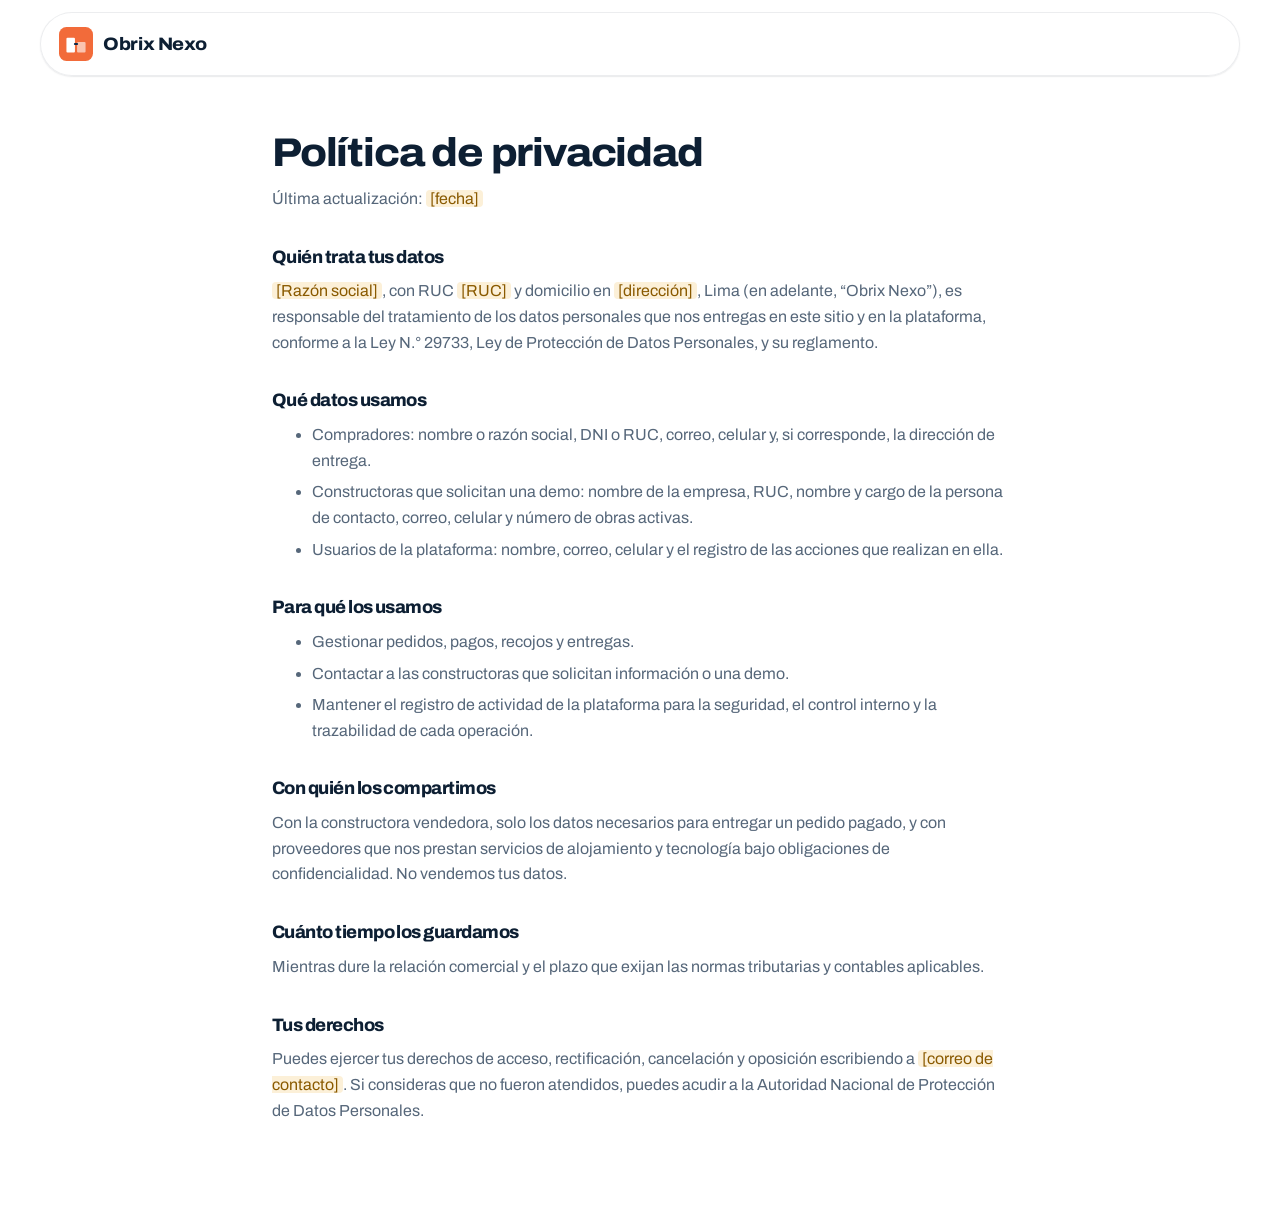
<file: privacidad/index.html>
<!doctype html>
<html lang="es-PE">
<head>
  <meta charset="utf-8">
  <meta name="viewport" content="width=device-width, initial-scale=1">
  <title>Política de privacidad · Obrix Nexo</title>
  <meta name="description" content="Cómo Obrix Nexo trata los datos personales de compradores y constructoras, según la Ley 29733.">
  <meta name="robots" content="noindex">
  <link rel="icon" href="/favicon.svg" type="image/svg+xml">
  <link rel="stylesheet" href="/assets/css/base.css">
  <style>
    .legal { max-width: 46rem; padding-block: 56px 96px; }
    .legal h1 { font-size: var(--step-3); }
    .legal h2 { font-size: var(--step-1); font-stretch: 100%; margin-top: 36px; }
    .legal p, .legal ul { margin-top: 12px; color: var(--steel); }
    .legal li + li { margin-top: 6px; }
    .legal mark { background: var(--soon-bg); color: var(--soon); padding: 0 4px; border-radius: 4px; }
  </style>
  <script src="/assets/js/config.js"></script>
</head>
<body>
  <header class="nav"><div class="nav__in"><a class="brand" href="/"><img src="/assets/img/logo-mark.svg" alt="" width="32" height="32">Obrix Nexo</a></div></header>
  <main class="wrap legal">
    <!-- REVISAR CON EL ASESOR LEGAL antes de publicar: completar los datos marcados. -->
    <h1>Política de privacidad</h1>
    <p>Última actualización: <mark>[fecha]</mark></p>

    <h2>Quién trata tus datos</h2>
    <p><mark>[Razón social]</mark>, con RUC <mark>[RUC]</mark> y domicilio en <mark>[dirección]</mark>, Lima (en adelante, “Obrix Nexo”), es responsable del tratamiento de los datos personales que nos entregas en este sitio y en la plataforma, conforme a la Ley N.° 29733, Ley de Protección de Datos Personales, y su reglamento.</p>

    <h2>Qué datos usamos</h2>
    <ul>
      <li>Compradores: nombre o razón social, DNI o RUC, correo, celular y, si corresponde, la dirección de entrega.</li>
      <li>Constructoras que solicitan una demo: nombre de la empresa, RUC, nombre y cargo de la persona de contacto, correo, celular y número de obras activas.</li>
      <li>Usuarios de la plataforma: nombre, correo, celular y el registro de las acciones que realizan en ella.</li>
    </ul>

    <h2>Para qué los usamos</h2>
    <ul>
      <li>Gestionar pedidos, pagos, recojos y entregas.</li>
      <li>Contactar a las constructoras que solicitan información o una demo.</li>
      <li>Mantener el registro de actividad de la plataforma para la seguridad, el control interno y la trazabilidad de cada operación.</li>
    </ul>

    <h2>Con quién los compartimos</h2>
    <p>Con la constructora vendedora, solo los datos necesarios para entregar un pedido pagado, y con proveedores que nos prestan servicios de alojamiento y tecnología bajo obligaciones de confidencialidad. No vendemos tus datos.</p>

    <h2>Cuánto tiempo los guardamos</h2>
    <p>Mientras dure la relación comercial y el plazo que exijan las normas tributarias y contables aplicables.</p>

    <h2>Tus derechos</h2>
    <p>Puedes ejercer tus derechos de acceso, rectificación, cancelación y oposición escribiendo a <mark>[correo de contacto]</mark>. Si consideras que no fueron atendidos, puedes acudir a la Autoridad Nacional de Protección de Datos Personales.</p>
  </main>
</body>
</html>
</file>
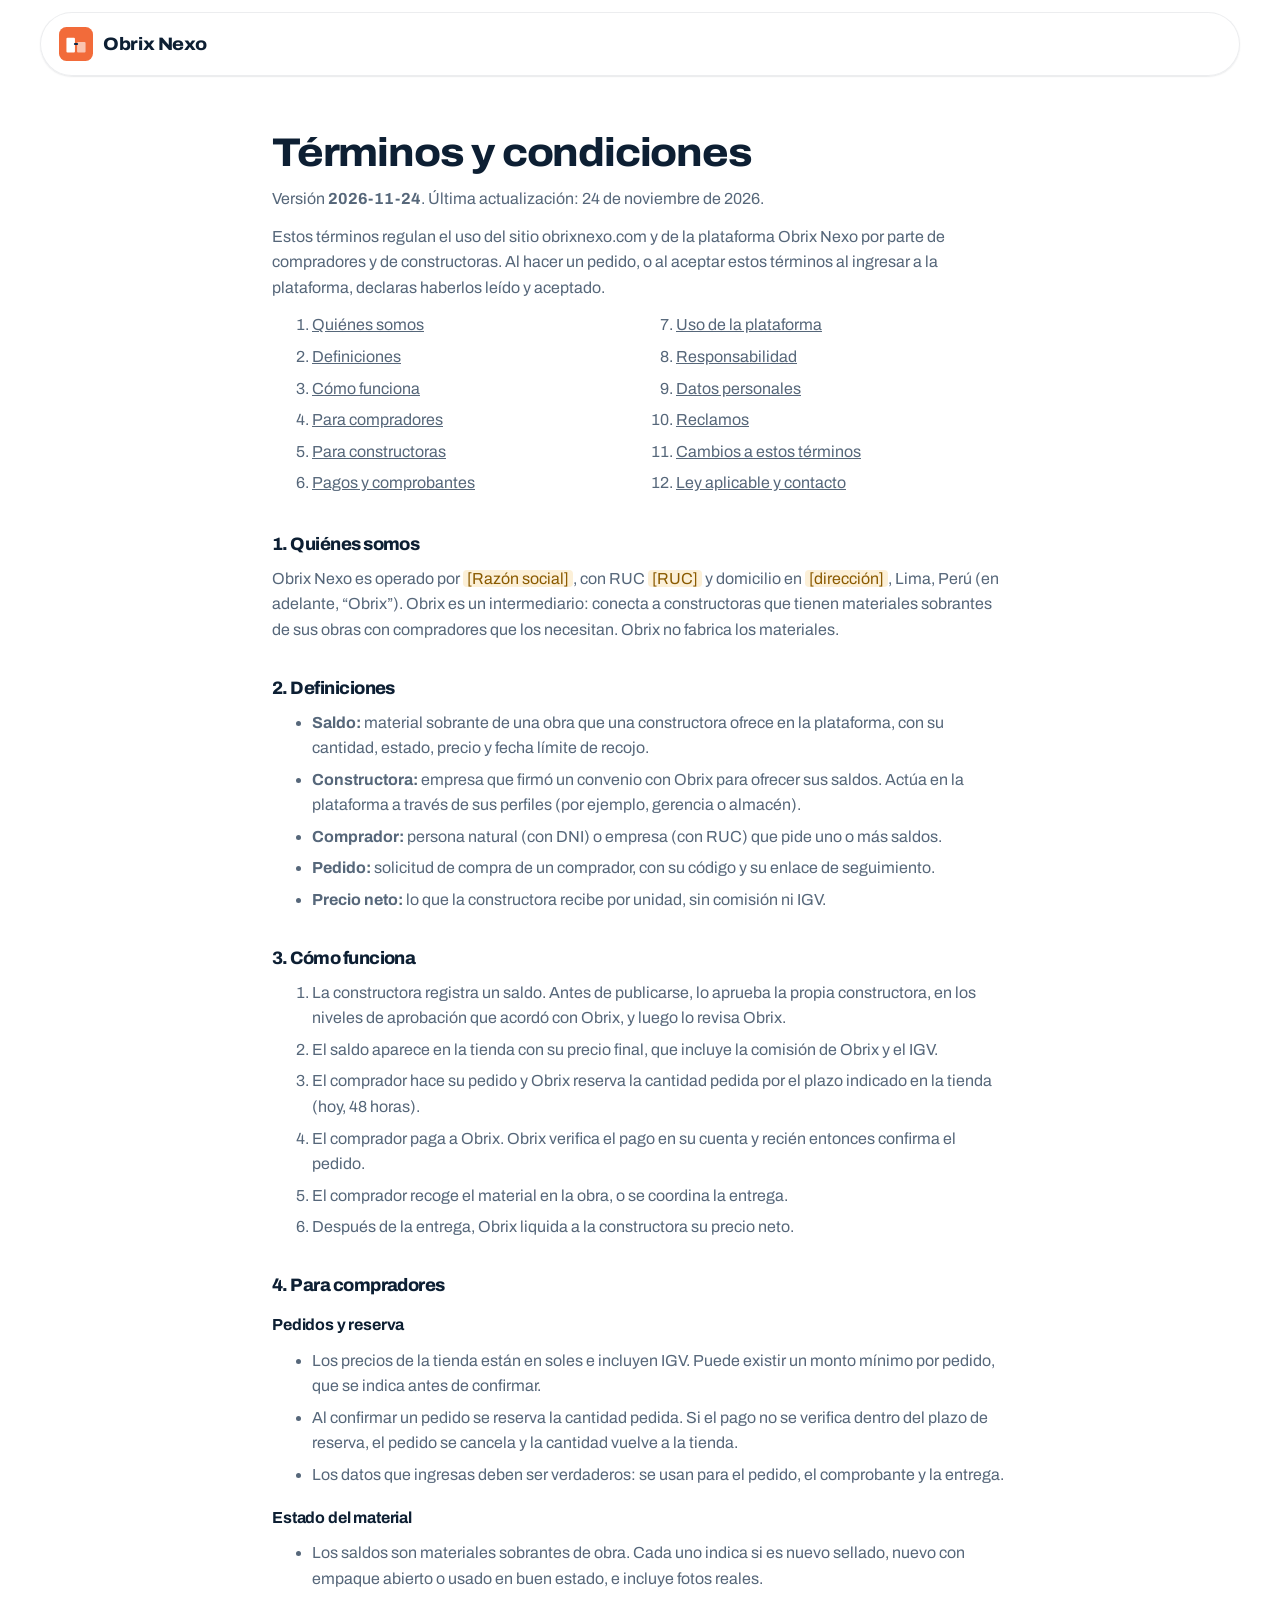
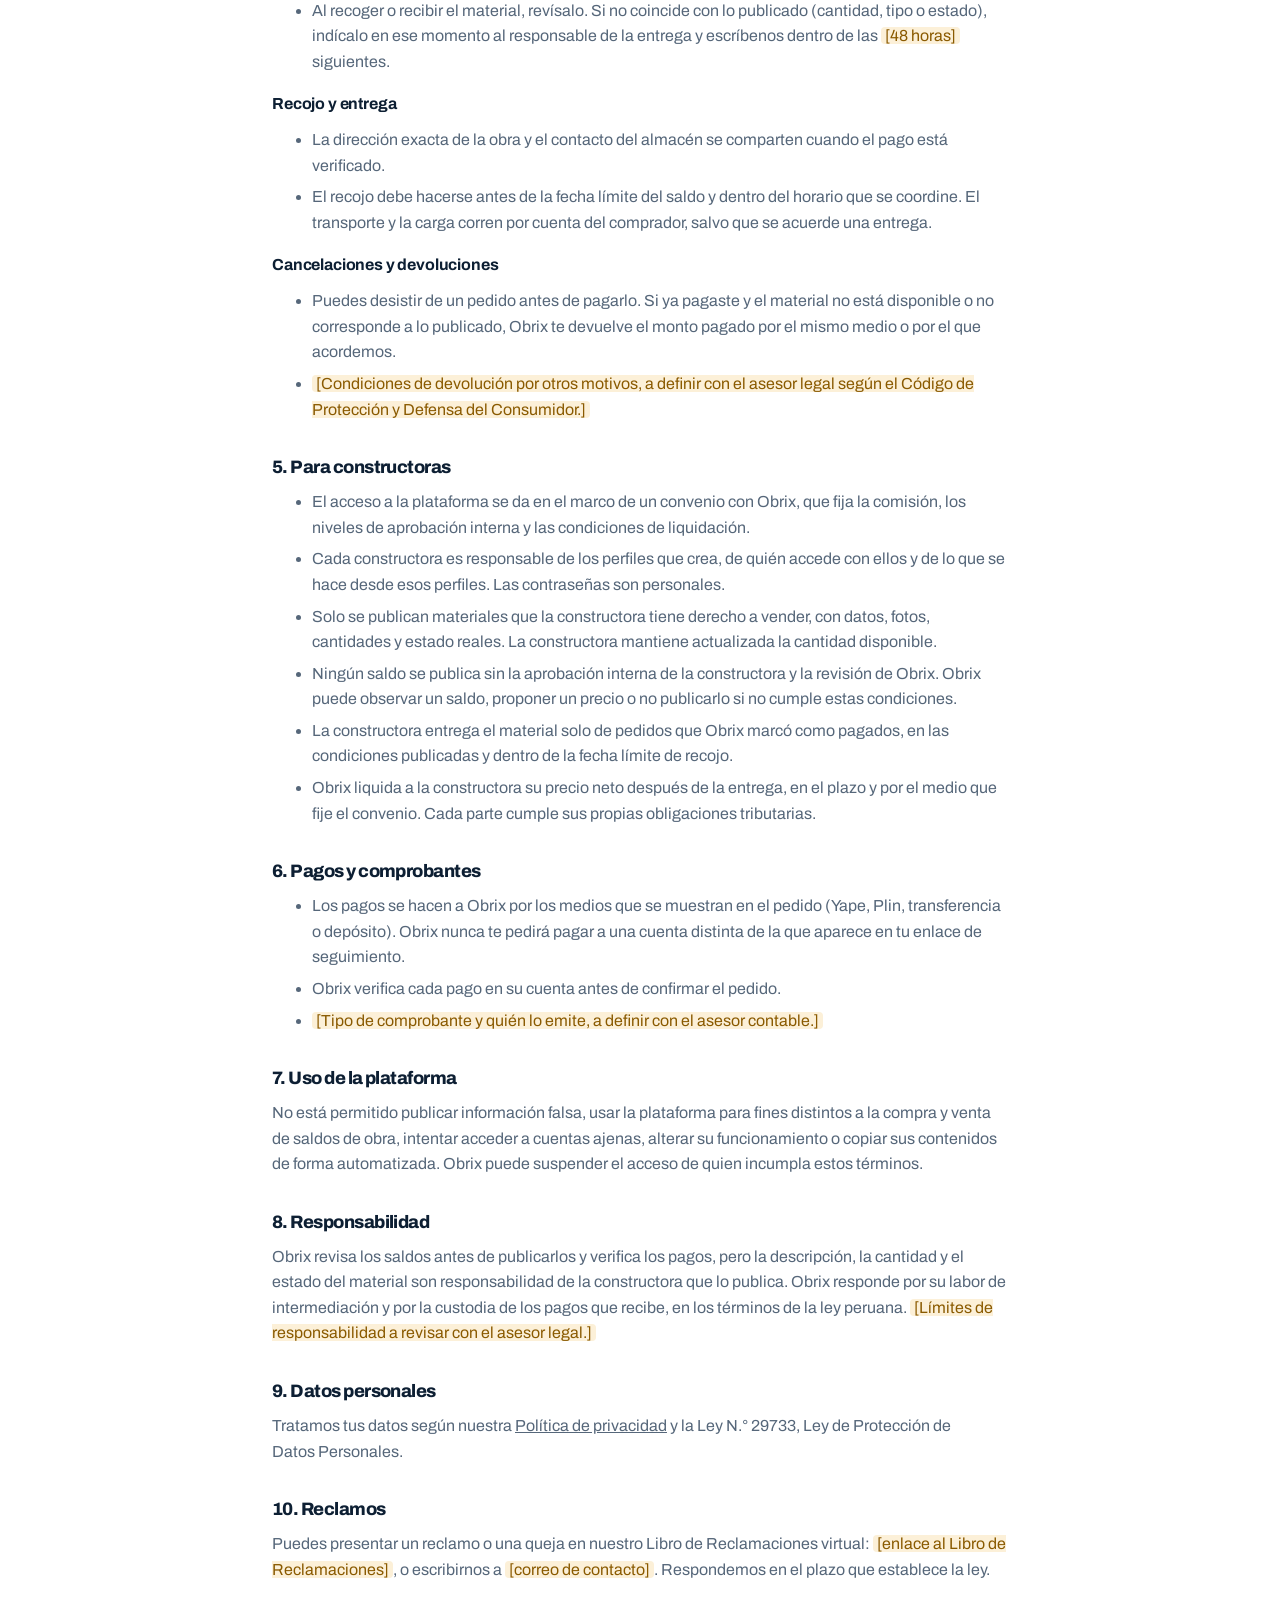
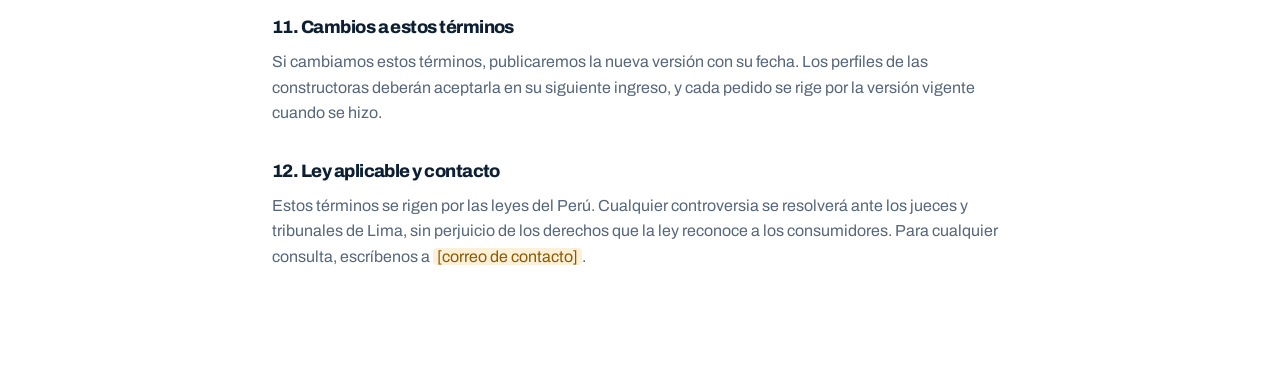
<file: terminos/index.html>
<!doctype html>
<html lang="es-PE">
<head>
  <meta charset="utf-8">
  <meta name="viewport" content="width=device-width, initial-scale=1">
  <title>Términos y condiciones · Obrix Nexo</title>
  <meta name="description" content="Condiciones de uso de Obrix Nexo para compradores y constructoras: cómo se publica, se pide, se paga, se recoge y se liquida un saldo de obra.">
  <meta name="robots" content="noindex">
  <link rel="icon" href="/favicon.svg" type="image/svg+xml">
  <link rel="stylesheet" href="/assets/css/base.css">
  <style>
    .legal { max-width: 46rem; padding-block: 56px 96px; }
    .legal h1 { font-size: var(--step-3); }
    .legal h2 { font-size: var(--step-1); font-stretch: 100%; margin-top: 36px; }
    .legal h3 { font-size: var(--step-0); margin-top: 20px; }
    .legal p, .legal ul, .legal ol { margin-top: 12px; color: var(--steel); }
    .legal li + li { margin-top: 6px; }
    .legal mark { background: var(--soon-bg); color: var(--soon); padding: 0 4px; border-radius: 4px; }
    .legal nav ol { columns: 2; column-gap: 32px; }
    .legal nav a { color: inherit; }
    @media (max-width: 640px) { .legal nav ol { columns: 1; } }
  </style>
  <script src="/assets/js/config.js"></script>
</head>
<body>
  <header class="nav"><div class="nav__in"><a class="brand" href="/"><img src="/assets/img/logo-mark.svg" alt="" width="32" height="32">Obrix Nexo</a></div></header>
  <main class="wrap legal">
    <!--
      BORRADOR para revisión del asesor legal antes de usarlo con clientes reales.
      Completar los datos marcados. Al cambiar el texto, cambiar también la versión aquí y en la API
      (variable TERMS_VERSION en Render): así todos los perfiles vuelven a aceptarlos y cada pedido guarda la versión aceptada.
    -->
    <h1>Términos y condiciones</h1>
    <p>Versión <strong>2026-11-24</strong>. Última actualización: 24 de noviembre de 2026.</p>
    <p>Estos términos regulan el uso del sitio obrixnexo.com y de la plataforma Obrix Nexo por parte de compradores y de constructoras. Al hacer un pedido, o al aceptar estos términos al ingresar a la plataforma, declaras haberlos leído y aceptado.</p>

    <nav aria-label="Contenido"><ol>
      <li><a href="#quienes">Quiénes somos</a></li>
      <li><a href="#definiciones">Definiciones</a></li>
      <li><a href="#como-funciona">Cómo funciona</a></li>
      <li><a href="#compradores">Para compradores</a></li>
      <li><a href="#constructoras">Para constructoras</a></li>
      <li><a href="#pagos">Pagos y comprobantes</a></li>
      <li><a href="#uso">Uso de la plataforma</a></li>
      <li><a href="#responsabilidad">Responsabilidad</a></li>
      <li><a href="#datos">Datos personales</a></li>
      <li><a href="#reclamos">Reclamos</a></li>
      <li><a href="#cambios">Cambios a estos términos</a></li>
      <li><a href="#ley">Ley aplicable y contacto</a></li>
    </ol></nav>

    <h2 id="quienes">1. Quiénes somos</h2>
    <p>Obrix Nexo es operado por <mark>[Razón social]</mark>, con RUC <mark>[RUC]</mark> y domicilio en <mark>[dirección]</mark>, Lima, Perú (en adelante, “Obrix”). Obrix es un intermediario: conecta a constructoras que tienen materiales sobrantes de sus obras con compradores que los necesitan. Obrix no fabrica los materiales.</p>

    <h2 id="definiciones">2. Definiciones</h2>
    <ul>
      <li><strong>Saldo:</strong> material sobrante de una obra que una constructora ofrece en la plataforma, con su cantidad, estado, precio y fecha límite de recojo.</li>
      <li><strong>Constructora:</strong> empresa que firmó un convenio con Obrix para ofrecer sus saldos. Actúa en la plataforma a través de sus perfiles (por ejemplo, gerencia o almacén).</li>
      <li><strong>Comprador:</strong> persona natural (con DNI) o empresa (con RUC) que pide uno o más saldos.</li>
      <li><strong>Pedido:</strong> solicitud de compra de un comprador, con su código y su enlace de seguimiento.</li>
      <li><strong>Precio neto:</strong> lo que la constructora recibe por unidad, sin comisión ni IGV.</li>
    </ul>

    <h2 id="como-funciona">3. Cómo funciona</h2>
    <ol>
      <li>La constructora registra un saldo. Antes de publicarse, lo aprueba la propia constructora, en los niveles de aprobación que acordó con Obrix, y luego lo revisa Obrix.</li>
      <li>El saldo aparece en la tienda con su precio final, que incluye la comisión de Obrix y el IGV.</li>
      <li>El comprador hace su pedido y Obrix reserva la cantidad pedida por el plazo indicado en la tienda (hoy, 48 horas).</li>
      <li>El comprador paga a Obrix. Obrix verifica el pago en su cuenta y recién entonces confirma el pedido.</li>
      <li>El comprador recoge el material en la obra, o se coordina la entrega.</li>
      <li>Después de la entrega, Obrix liquida a la constructora su precio neto.</li>
    </ol>

    <h2 id="compradores">4. Para compradores</h2>
    <h3>Pedidos y reserva</h3>
    <ul>
      <li>Los precios de la tienda están en soles e incluyen IGV. Puede existir un monto mínimo por pedido, que se indica antes de confirmar.</li>
      <li>Al confirmar un pedido se reserva la cantidad pedida. Si el pago no se verifica dentro del plazo de reserva, el pedido se cancela y la cantidad vuelve a la tienda.</li>
      <li>Los datos que ingresas deben ser verdaderos: se usan para el pedido, el comprobante y la entrega.</li>
    </ul>
    <h3>Estado del material</h3>
    <ul>
      <li>Los saldos son materiales sobrantes de obra. Cada uno indica si es nuevo sellado, nuevo con empaque abierto o usado en buen estado, e incluye fotos reales.</li>
      <li>Al recoger o recibir el material, revísalo. Si no coincide con lo publicado (cantidad, tipo o estado), indícalo en ese momento al responsable de la entrega y escríbenos dentro de las <mark>[48 horas]</mark> siguientes.</li>
    </ul>
    <h3>Recojo y entrega</h3>
    <ul>
      <li>La dirección exacta de la obra y el contacto del almacén se comparten cuando el pago está verificado.</li>
      <li>El recojo debe hacerse antes de la fecha límite del saldo y dentro del horario que se coordine. El transporte y la carga corren por cuenta del comprador, salvo que se acuerde una entrega.</li>
    </ul>
    <h3>Cancelaciones y devoluciones</h3>
    <ul>
      <li>Puedes desistir de un pedido antes de pagarlo. Si ya pagaste y el material no está disponible o no corresponde a lo publicado, Obrix te devuelve el monto pagado por el mismo medio o por el que acordemos.</li>
      <li><mark>[Condiciones de devolución por otros motivos, a definir con el asesor legal según el Código de Protección y Defensa del Consumidor.]</mark></li>
    </ul>

    <h2 id="constructoras">5. Para constructoras</h2>
    <ul>
      <li>El acceso a la plataforma se da en el marco de un convenio con Obrix, que fija la comisión, los niveles de aprobación interna y las condiciones de liquidación.</li>
      <li>Cada constructora es responsable de los perfiles que crea, de quién accede con ellos y de lo que se hace desde esos perfiles. Las contraseñas son personales.</li>
      <li>Solo se publican materiales que la constructora tiene derecho a vender, con datos, fotos, cantidades y estado reales. La constructora mantiene actualizada la cantidad disponible.</li>
      <li>Ningún saldo se publica sin la aprobación interna de la constructora y la revisión de Obrix. Obrix puede observar un saldo, proponer un precio o no publicarlo si no cumple estas condiciones.</li>
      <li>La constructora entrega el material solo de pedidos que Obrix marcó como pagados, en las condiciones publicadas y dentro de la fecha límite de recojo.</li>
      <li>Obrix liquida a la constructora su precio neto después de la entrega, en el plazo y por el medio que fije el convenio. Cada parte cumple sus propias obligaciones tributarias.</li>
    </ul>

    <h2 id="pagos">6. Pagos y comprobantes</h2>
    <ul>
      <li>Los pagos se hacen a Obrix por los medios que se muestran en el pedido (Yape, Plin, transferencia o depósito). Obrix nunca te pedirá pagar a una cuenta distinta de la que aparece en tu enlace de seguimiento.</li>
      <li>Obrix verifica cada pago en su cuenta antes de confirmar el pedido.</li>
      <li><mark>[Tipo de comprobante y quién lo emite, a definir con el asesor contable.]</mark></li>
    </ul>

    <h2 id="uso">7. Uso de la plataforma</h2>
    <p>No está permitido publicar información falsa, usar la plataforma para fines distintos a la compra y venta de saldos de obra, intentar acceder a cuentas ajenas, alterar su funcionamiento o copiar sus contenidos de forma automatizada. Obrix puede suspender el acceso de quien incumpla estos términos.</p>

    <h2 id="responsabilidad">8. Responsabilidad</h2>
    <p>Obrix revisa los saldos antes de publicarlos y verifica los pagos, pero la descripción, la cantidad y el estado del material son responsabilidad de la constructora que lo publica. Obrix responde por su labor de intermediación y por la custodia de los pagos que recibe, en los términos de la ley peruana. <mark>[Límites de responsabilidad a revisar con el asesor legal.]</mark></p>

    <h2 id="datos">9. Datos personales</h2>
    <p>Tratamos tus datos según nuestra <a href="/privacidad/">Política de privacidad</a> y la Ley N.° 29733, Ley de Protección de Datos Personales.</p>

    <h2 id="reclamos">10. Reclamos</h2>
    <p>Puedes presentar un reclamo o una queja en nuestro Libro de Reclamaciones virtual: <mark>[enlace al Libro de Reclamaciones]</mark>, o escribirnos a <mark>[correo de contacto]</mark>. Respondemos en el plazo que establece la ley.</p>

    <h2 id="cambios">11. Cambios a estos términos</h2>
    <p>Si cambiamos estos términos, publicaremos la nueva versión con su fecha. Los perfiles de las constructoras deberán aceptarla en su siguiente ingreso, y cada pedido se rige por la versión vigente cuando se hizo.</p>

    <h2 id="ley">12. Ley aplicable y contacto</h2>
    <p>Estos términos se rigen por las leyes del Perú. Cualquier controversia se resolverá ante los jueces y tribunales de Lima, sin perjuicio de los derechos que la ley reconoce a los consumidores. Para cualquier consulta, escríbenos a <mark>[correo de contacto]</mark>.</p>
  </main>
</body>
</html>
</file>
<file: assets/css/base.css>
/* =====================================================================
 * Obrix Nexo · landings · base compartida (v2)
 * Marca: azul obra + naranja Obrix + gris cemento (se conservan).
 * Estilo: superficies suaves, bordes redondeados, botones tipo píldora,
 * navegación flotante y componentes interactivos reutilizables.
 * ===================================================================== */

/* ---------- tipografía (autoalojada) ---------- */
@font-face {
  font-family: 'Archivo';
  font-style: normal;
  font-display: swap;
  font-weight: 100 900;
  font-stretch: 62% 125%;
  src: url('../fonts/archivo-latin-wdth.woff2') format('woff2-variations'),
       url('../fonts/archivo-latin-wdth.woff2') format('woff2');
  unicode-range: U+0000-00FF, U+0131, U+0152-0153, U+02BB-02BC, U+02C6, U+02DA, U+02DC, U+2000-206F, U+20AC, U+2122, U+2212;
}

/* ---------- tokens ---------- */
:root {
  /* marca (sin cambios) */
  --navy: #0f2a4a;
  --navy-deep: #0a1f38;
  --navy-700: #1a3b62;
  --navy-50: #eef3f8;
  --orange: #f26b3a;
  --orange-strong: #c94a1c;   /* texto/CTA sobre claro: 4.7:1 con blanco */
  --orange-50: #fff1ea;
  /* neutros */
  --ink: #0d1f33;
  --steel: #56677a;
  --concrete: #e6e7e2;
  --surface: #f5f6f3;
  --line: #e3e5df;
  --white: #ffffff;
  --on-navy-muted: #a9b8c8;
  /* estados */
  --ok: #1f7a4d;
  --ok-bg: #e3f3ea;
  --soon: #8a5a00;
  --soon-bg: #fcf0d8;
  --danger: #b42318;

  /* tipo */
  --font: 'Archivo', system-ui, -apple-system, 'Segoe UI', Roboto, sans-serif;
  --wide: 108%;
  --step--1: 0.875rem;
  --step-0: 1rem;
  --step-1: 1.125rem;
  --step-2: 1.375rem;
  --step-3: clamp(1.75rem, 1.35rem + 1.5vw, 2.5rem);
  --step-4: clamp(2.4rem, 1.5rem + 3.6vw, 4.25rem);

  /* espacio y forma */
  --gutter: clamp(16px, 4vw, 40px);
  --max: 1200px;
  --section: clamp(72px, 10vw, 128px);
  --r-sm: 10px;
  --r: 16px;
  --r-lg: 24px;
  --pill: 999px;
  --shadow-sm: 0 1px 2px rgba(13,31,51,.06), 0 1px 1px rgba(13,31,51,.04);
  --shadow-md: 0 12px 28px -12px rgba(13,31,51,.22), 0 2px 6px rgba(13,31,51,.05);
  --shadow-lg: 0 30px 70px -24px rgba(10,31,56,.45);
  --ease: cubic-bezier(.2, .7, .2, 1);
  --focus: 0 0 0 3px var(--white), 0 0 0 6px var(--orange-strong);
}

/* ---------- reset ---------- */
*, *::before, *::after { box-sizing: border-box; }
html { -webkit-text-size-adjust: 100%; scroll-behavior: smooth; scroll-padding-top: 96px; }
body {
  margin: 0; font-family: var(--font); font-size: var(--step-0); line-height: 1.6;
  color: var(--ink); background: var(--white);
  -webkit-font-smoothing: antialiased; text-rendering: optimizeLegibility;
}
img, svg { display: block; max-width: 100%; }
img { height: auto; }
a { color: inherit; }
button, input, select, textarea { font: inherit; color: inherit; }
h1, h2, h3, h4, p, ul, ol, dl, dd, figure { margin: 0; }
ul[role="list"], ol[role="list"] { list-style: none; padding: 0; }
:focus-visible { outline: none; box-shadow: var(--focus); border-radius: var(--r-sm); }
::selection { background: var(--orange); color: var(--white); }

/* íconos del sprite */
.i { width: 24px; height: 24px; flex: none; fill: none; stroke: currentColor; stroke-width: 1.8; stroke-linecap: round; stroke-linejoin: round; }
.i--sm { width: 18px; height: 18px; }
.i--lg { width: 28px; height: 28px; }

/* ---------- tipografía ---------- */
h1, h2, .display { font-stretch: var(--wide); font-weight: 780; letter-spacing: -0.03em; line-height: 1.05; text-wrap: balance; }
h1 { font-size: var(--step-4); }
h2 { font-size: var(--step-3); }
h3 { font-size: var(--step-1); font-weight: 700; line-height: 1.3; letter-spacing: -0.01em; }
p { text-wrap: pretty; }
.lead { font-size: var(--step-1); line-height: 1.6; color: var(--steel); max-width: 36em; }
.muted { color: var(--steel); }
.num { font-variant-numeric: tabular-nums; }
.code { font-stretch: 92%; font-weight: 650; letter-spacing: .03em; font-variant-numeric: tabular-nums; }
.hl { color: var(--orange-strong); }
.sr-only { position: absolute; width: 1px; height: 1px; padding: 0; margin: -1px; overflow: hidden; clip: rect(0 0 0 0); white-space: nowrap; border: 0; }

/* ---------- retícula ---------- */
.wrap { width: min(100% - 2 * var(--gutter), var(--max)); margin-inline: auto; }
.section { padding-block: var(--section); }
.section--surface { background: var(--surface); }
.section--navy { background: var(--navy); color: var(--white); }
.section--navy .lead, .section--navy .muted { color: var(--on-navy-muted); }
.head { display: grid; gap: 14px; margin-bottom: clamp(32px, 5vw, 56px); max-width: 44rem; }
.head--center { margin-inline: auto; text-align: center; justify-items: center; }
.head--row { max-width: none; display: flex; justify-content: space-between; align-items: end; gap: 24px; flex-wrap: wrap; }
.head--row > div:first-child { display: grid; gap: 14px; max-width: 44rem; }

/* píldora informativa encima de un título (solo cuando aporta un dato) */
.pill {
  display: inline-flex; align-items: center; gap: 8px; width: fit-content;
  padding: 6px 14px 6px 8px; border-radius: var(--pill); font-size: var(--step--1); font-weight: 600;
  background: var(--white); border: 1px solid var(--line); box-shadow: var(--shadow-sm);
}
.pill__dot { width: 22px; height: 22px; border-radius: 50%; display: grid; place-items: center; background: var(--orange-50); color: var(--orange-strong); }
.pill__dot .i { width: 14px; height: 14px; stroke-width: 2.2; }
.pill--live .pill__dot { background: var(--ok-bg); color: var(--ok); }
.pill--live .pill__dot::before { content: ''; width: 8px; height: 8px; border-radius: 50%; background: var(--ok); animation: pulse 1.8s ease-out infinite; }
.on-navy .pill, .section--navy .pill { background: rgba(255,255,255,.08); border-color: rgba(255,255,255,.14); color: var(--white); box-shadow: none; }
@keyframes pulse { 0% { box-shadow: 0 0 0 0 rgba(31,122,77,.5); } 100% { box-shadow: 0 0 0 8px rgba(31,122,77,0); } }

/* ---------- saltar al contenido ---------- */
.skip { position: absolute; left: 12px; top: -60px; z-index: 100; background: var(--white); color: var(--ink); padding: 10px 14px; border-radius: var(--r-sm); font-weight: 600; }
.skip:focus { top: 12px; }

/* ---------- botones ---------- */
.btn {
  --btn-bg: var(--orange-strong); --btn-fg: var(--white);
  display: inline-flex; align-items: center; justify-content: center; gap: 10px;
  min-height: 50px; padding: 0 24px; border-radius: var(--pill); border: 1.5px solid transparent;
  background: var(--btn-bg); color: var(--btn-fg);
  font-weight: 650; font-size: var(--step-0); text-decoration: none; cursor: pointer; white-space: nowrap;
  transition: background-color .2s var(--ease), color .2s var(--ease), border-color .2s var(--ease), transform .2s var(--ease), box-shadow .2s var(--ease);
}
.btn .i { width: 18px; height: 18px; stroke-width: 2.2; transition: transform .2s var(--ease); }
.btn:hover .i { transform: translateX(3px); }
.btn:active { transform: scale(.98); }
.btn--primary { box-shadow: 0 8px 20px -10px rgba(201,74,28,.8); }
.btn--primary:hover { --btn-bg: #ad3d14; }
.btn--secondary { --btn-bg: transparent; --btn-fg: var(--ink); border-color: var(--line); background: var(--white); }
.btn--secondary:hover { border-color: var(--ink); }
.btn--ghost { --btn-bg: transparent; --btn-fg: var(--ink); padding-inline: 14px; }
.btn--ghost:hover { --btn-bg: var(--surface); }
.on-navy .btn--primary, .section--navy .btn--primary { --btn-bg: var(--orange); --btn-fg: var(--navy); box-shadow: 0 10px 24px -12px rgba(242,107,58,.9); }
.on-navy .btn--primary:hover, .section--navy .btn--primary:hover { --btn-bg: #ff8457; }
.on-navy .btn--secondary, .section--navy .btn--secondary { --btn-fg: var(--white); background: rgba(255,255,255,.06); border-color: rgba(255,255,255,.25); }
.on-navy .btn--secondary:hover, .section--navy .btn--secondary:hover { background: rgba(255,255,255,.14); border-color: rgba(255,255,255,.5); }
.btn--sm { min-height: 42px; padding: 0 18px; font-size: var(--step--1); }
.btn--lg { min-height: 58px; padding: 0 30px; font-size: var(--step-1); }
.btn[disabled] { opacity: .65; cursor: progress; }

/* ---------- navegación flotante ---------- */
.nav { position: sticky; top: 12px; z-index: 50; padding-inline: var(--gutter); margin-top: 12px; }
.nav__in {
  display: flex; align-items: center; gap: 20px; min-height: 64px; padding: 8px 8px 8px 18px;
  max-width: var(--max); margin-inline: auto; border-radius: var(--pill);
  background: rgba(255,255,255,.78); border: 1px solid rgba(13,31,51,.08);
  backdrop-filter: saturate(1.6) blur(14px); -webkit-backdrop-filter: saturate(1.6) blur(14px);
  box-shadow: var(--shadow-sm);
  transition: box-shadow .3s var(--ease), background-color .3s;
}
.nav.is-scrolled .nav__in { box-shadow: var(--shadow-md); }
.nav.on-navy .nav__in { background: rgba(10,31,56,.72); border-color: rgba(255,255,255,.12); color: var(--white); }
.brand { display: inline-flex; align-items: center; gap: 10px; text-decoration: none; font-weight: 780; font-stretch: var(--wide); font-size: 1.125rem; letter-spacing: -0.02em; }
.brand img { width: 34px; height: 34px; }
.brand__tag { font-stretch: 100%; font-weight: 500; font-size: 0.8125rem; letter-spacing: 0; color: var(--steel); padding: 4px 10px; border-radius: var(--pill); background: var(--surface); }
.on-navy .brand__tag { color: var(--on-navy-muted); background: rgba(255,255,255,.08); }
.nav__links { display: flex; gap: 2px; margin-left: auto; }
.nav__links a { padding: 10px 14px; border-radius: var(--pill); text-decoration: none; font-weight: 600; font-size: var(--step--1); color: var(--steel); transition: background-color .2s, color .2s; }
.nav__links a:hover { color: var(--ink); background: var(--surface); }
.on-navy .nav__links a { color: var(--on-navy-muted); }
.on-navy .nav__links a:hover { color: var(--white); background: rgba(255,255,255,.08); }
.nav__actions { display: flex; gap: 8px; align-items: center; }
.nav__toggle { display: none; margin-left: auto; width: 46px; height: 46px; border: 0; background: var(--surface); border-radius: 50%; cursor: pointer; place-items: center; }
.on-navy .nav__toggle { background: rgba(255,255,255,.1); color: var(--white); }
.nav__toggle .i-close { display: none; }
.nav[data-open="true"] .nav__toggle .i-menu { display: none; }
.nav[data-open="true"] .nav__toggle .i-close { display: block; }
@media (max-width: 900px) {
  .nav__toggle { display: grid; }
  .nav__links, .nav__actions { display: none; }
  .brand__tag { display: none; }
  .nav[data-open="true"] .nav__in { flex-wrap: wrap; border-radius: var(--r-lg); padding: 10px 10px 14px 18px; }
  .nav[data-open="true"] .nav__links { display: grid; width: 100%; margin: 4px 0 0; order: 3; }
  .nav[data-open="true"] .nav__links a { padding: 14px 12px; font-size: var(--step-0); border-radius: var(--r-sm); }
  .nav[data-open="true"] .nav__actions { display: flex; width: 100%; order: 4; padding-right: 8px; }
  .nav[data-open="true"] .nav__actions .btn { flex: 1; }
}

/* ---------- tarjetas y cuadrícula tipo "bento" ---------- */
.card {
  position: relative; background: var(--white); border: 1px solid var(--line); border-radius: var(--r-lg);
  padding: clamp(22px, 3vw, 32px); box-shadow: var(--shadow-sm);
  transition: transform .25s var(--ease), box-shadow .25s var(--ease), border-color .25s var(--ease);
}
a.card { text-decoration: none; display: block; }
a.card:hover, .card--hover:hover { transform: translateY(-4px); box-shadow: var(--shadow-md); border-color: transparent; }
.icon-box {
  width: 52px; height: 52px; border-radius: 14px; display: grid; place-items: center;
  background: var(--orange-50); color: var(--orange-strong);
}
.icon-box--navy { background: var(--navy-50); color: var(--navy); }
.icon-box--dark { background: rgba(255,255,255,.08); color: var(--orange); }
.icon-box .i { width: 26px; height: 26px; }

/* ---------- pestañas (componente común) ---------- */
.tabs { display: inline-flex; gap: 4px; padding: 5px; border-radius: var(--pill); background: var(--surface); border: 1px solid var(--line); flex-wrap: wrap; }
.tab { border: 0; background: none; padding: 10px 18px; border-radius: var(--pill); font-weight: 650; font-size: var(--step--1); color: var(--steel); cursor: pointer; transition: background-color .2s, color .2s, box-shadow .2s; }
.tab:hover { color: var(--ink); }
.tab[aria-selected="true"] { background: var(--white); color: var(--ink); box-shadow: var(--shadow-sm); }
.section--navy .tabs { background: rgba(255,255,255,.06); border-color: rgba(255,255,255,.12); }
.section--navy .tab { color: var(--on-navy-muted); }
.section--navy .tab[aria-selected="true"] { background: var(--white); color: var(--navy); }
[role="tabpanel"][hidden] { display: none; }
[role="tabpanel"] { animation: panel-in .35s var(--ease); }
@keyframes panel-in { from { opacity: 0; transform: translateY(8px); } to { opacity: 1; transform: none; } }

/* ---------- formularios ---------- */
.field { display: grid; gap: 6px; }
.field__label { font-size: var(--step--1); font-weight: 650; }
.field__hint { font-size: 0.8125rem; color: var(--steel); font-weight: 400; }
.field__error { font-size: 0.8125rem; color: var(--danger); font-weight: 600; }
.field__error:empty { display: none; }
.input {
  width: 100%; min-height: 50px; padding: 12px 16px; border-radius: var(--r-sm);
  border: 1.5px solid var(--line); background: var(--surface); color: var(--ink);
  transition: border-color .2s, background-color .2s, box-shadow .2s;
}
.input::placeholder { color: #7d8a97; }
.input:hover { border-color: #c9ccc4; }
.input:focus-visible { background: var(--white); border-color: var(--ink); box-shadow: 0 0 0 4px rgba(242,107,58,.18); border-radius: var(--r-sm); }
.input[aria-invalid="true"] { border-color: var(--danger); background: #fff7f6; }
.check { display: flex; gap: 12px; align-items: flex-start; font-size: var(--step--1); color: var(--steel); cursor: pointer; }
.check input { width: 20px; height: 20px; margin-top: 2px; accent-color: var(--orange-strong); flex: none; }
.check a { color: var(--ink); }

/* ---------- etiquetas de estado ---------- */
.badge { display: inline-flex; align-items: center; gap: 6px; padding: 4px 10px; border-radius: var(--pill); font-size: 0.75rem; font-weight: 700; white-space: nowrap; }
.badge::before { content: ''; width: 6px; height: 6px; border-radius: 50%; background: currentColor; }
.badge--ok { background: var(--ok-bg); color: var(--ok); }
.badge--soon { background: var(--soon-bg); color: var(--soon); }

/* ---------- preguntas frecuentes ---------- */
.faq { display: grid; gap: 12px; max-width: 52rem; margin-inline: auto; }
.faq details { background: var(--white); border: 1px solid var(--line); border-radius: var(--r); transition: box-shadow .2s, border-color .2s; }
.faq details[open] { box-shadow: var(--shadow-md); border-color: transparent; }
.faq summary {
  list-style: none; cursor: pointer; display: flex; justify-content: space-between; align-items: center; gap: 16px;
  padding: 20px 24px; font-weight: 650; font-size: var(--step-0);
}
.faq summary::-webkit-details-marker { display: none; }
.faq summary::after {
  content: ''; flex: none; width: 32px; height: 32px; border-radius: 50%; background: var(--surface)
    url("data:image/svg+xml,%3Csvg xmlns='http://www.w3.org/2000/svg' viewBox='0 0 24 24' fill='none' stroke='%23c94a1c' stroke-width='2.4' stroke-linecap='round'%3E%3Cpath d='M12 6v12M6 12h12'/%3E%3C/svg%3E") center / 16px no-repeat;
  transition: transform .3s var(--ease), background-color .2s;
}
.faq details[open] summary::after { transform: rotate(45deg); background-color: var(--orange-50); }
.faq details p { padding: 0 24px 22px; color: var(--steel); max-width: 44em; }
.faq details[open] p { animation: panel-in .3s var(--ease); }

/* ---------- aparición al hacer scroll (solo con JS y sin "reducir movimiento") ---------- */
.js .reveal { opacity: 0; transform: translateY(18px); transition: opacity .7s var(--ease), transform .7s var(--ease); }
.js .reveal.is-in { opacity: 1; transform: none; }

/* ---------- pie ---------- */
.footer { background: var(--navy-deep); color: var(--on-navy-muted); padding-block: 64px 32px; font-size: var(--step--1); }
.footer__top { display: flex; flex-wrap: wrap; justify-content: space-between; gap: 40px; padding-bottom: 40px; border-bottom: 1px solid rgba(255,255,255,.1); }
.footer__about { display: grid; gap: 14px; max-width: 22rem; align-content: start; }
.footer .brand { color: var(--white); }
.footer__cols { display: flex; flex-wrap: wrap; gap: 56px; }
.footer__cols h2 { font-size: var(--step--1); font-stretch: 100%; letter-spacing: 0; color: var(--white); margin-bottom: 14px; }
.footer__cols ul { list-style: none; padding: 0; display: grid; gap: 10px; }
.footer a { text-decoration: none; transition: color .2s; }
.footer a:hover { color: var(--white); }
.footer__bottom { padding-top: 24px; display: flex; flex-wrap: wrap; gap: 8px 24px; justify-content: space-between; }
.footer__legal { display: flex; flex-wrap: wrap; gap: 8px 20px; }

/* ---------- movimiento reducido ---------- */
@media (prefers-reduced-motion: reduce) {
  html { scroll-behavior: auto; }
  *, *::before, *::after { animation-duration: .01ms !important; animation-iteration-count: 1 !important; transition-duration: .01ms !important; }
  .js .reveal { opacity: 1; transform: none; }
}
</file>
<file: assets/css/compradores.css>
/* =====================================================================
 * Landing de compradores (obrixnexo.com) · v2
 * Moderna, clara y con interacción: buscador grande, categorías con íconos,
 * carrusel de saldos reales y una guía de compra paso a paso.
 * ===================================================================== */

/* ---------- hero ---------- */
.hero { position: relative; padding-block: clamp(48px, 7vw, 96px) clamp(64px, 8vw, 112px); margin-top: -76px; padding-top: calc(76px + clamp(48px, 7vw, 96px)); overflow: hidden; isolation: isolate; }
.hero::before { /* resplandor suave con los colores de marca */
  content: ''; position: absolute; inset: 0; z-index: -1;
  background:
    radial-gradient(48rem 30rem at 85% 10%, rgba(242,107,58,.16), transparent 60%),
    radial-gradient(40rem 30rem at 10% 0%, rgba(15,42,74,.10), transparent 60%),
    linear-gradient(180deg, #fbfbfa 0%, var(--white) 70%);
}
.hero::after { /* retícula tenue, como plano de obra */
  content: ''; position: absolute; inset: 0; z-index: -1; opacity: .5;
  background-image: linear-gradient(rgba(13,31,51,.045) 1px, transparent 1px), linear-gradient(90deg, rgba(13,31,51,.045) 1px, transparent 1px);
  background-size: 48px 48px;
  mask-image: radial-gradient(ellipse at 60% 30%, #000 20%, transparent 70%);
}
.hero__in { display: grid; grid-template-columns: minmax(0, 1.05fr) minmax(0, .95fr); gap: clamp(40px, 6vw, 80px); align-items: center; }
.hero__copy { display: grid; gap: 22px; justify-items: start; }
.hero h1 { max-width: 13ch; }

/* buscador */
.search {
  position: relative; display: flex; align-items: center; gap: 8px; width: 100%; max-width: 580px;
  padding: 8px; border-radius: var(--pill); background: var(--white);
  border: 1px solid var(--line); box-shadow: var(--shadow-md); margin-top: 6px;
  transition: box-shadow .2s var(--ease), border-color .2s;
}
.search:focus-within { border-color: var(--orange); box-shadow: 0 0 0 5px rgba(242,107,58,.15), var(--shadow-md); }
.search__icon { margin-left: 12px; color: var(--steel); }
.search__input { flex: 1; min-width: 0; min-height: 48px; border: 0; outline: 0; background: none; font-size: var(--step-0); }
.search__input:focus-visible { box-shadow: none; }

/* atajos de categorías */
.chips { display: flex; flex-wrap: wrap; gap: 8px; }
.chip {
  display: inline-flex; align-items: center; gap: 8px; padding: 8px 14px 8px 10px; border-radius: var(--pill);
  background: var(--white); border: 1px solid var(--line); text-decoration: none; font-weight: 600; font-size: var(--step--1);
  transition: border-color .2s, background-color .2s, transform .2s var(--ease);
}
.chip .i { width: 18px; height: 18px; color: var(--orange-strong); }
.chip:hover { border-color: var(--orange); background: var(--orange-50); transform: translateY(-2px); }

.trust { display: flex; flex-wrap: wrap; gap: 8px 20px; font-size: var(--step--1); color: var(--steel); font-weight: 600; }
.trust li { display: inline-flex; align-items: center; gap: 6px; }
.trust .i { width: 18px; height: 18px; color: var(--ok); }

/* vitrina de saldos reales */
.showcase { position: relative; min-height: 500px; }
.showcase__main { position: absolute; inset: 20px 16% 40px 4%; z-index: 2; }
.showcase__mini { position: absolute; width: 38%; z-index: 1; }
.showcase__mini--a { right: 0; top: 0; transform: rotate(4deg); }
.showcase__mini--b { right: 0; bottom: -14px; transform: rotate(-3deg); z-index: 3; }
.float-badge {
  position: absolute; z-index: 4; display: inline-flex; align-items: center; gap: 8px; padding: 10px 16px 10px 12px;
  border-radius: var(--pill); background: var(--white); box-shadow: var(--shadow-md); font-weight: 650; font-size: var(--step--1);
  animation: float 6s ease-in-out infinite;
}
.float-badge .i { width: 20px; height: 20px; color: var(--orange-strong); }
.float-badge--a { left: -2%; top: 46%; }
.float-badge--b { right: 2%; top: 38%; animation-delay: -3s; }
@keyframes float { 0%, 100% { transform: translateY(0); } 50% { transform: translateY(-8px); } }

/* tarjeta de saldo (vitrina, carrusel) */
.listing {
  display: grid; grid-template-rows: auto 1fr; height: 100%; background: var(--white); border-radius: var(--r-lg);
  border: 1px solid var(--line); overflow: hidden; text-decoration: none; color: inherit;
  box-shadow: var(--shadow-sm); transition: transform .25s var(--ease), box-shadow .25s var(--ease);
}
a.listing:hover { transform: translateY(-6px); box-shadow: var(--shadow-lg); }
.listing__photo { position: relative; aspect-ratio: 4 / 3; background: var(--surface); overflow: hidden; }
.listing__photo img { width: 100%; height: 100%; object-fit: cover; transition: transform .5s var(--ease); }
a.listing:hover .listing__photo img { transform: scale(1.05); }
.listing__badge { position: absolute; left: 12px; top: 12px; padding: 5px 10px; border-radius: var(--pill); background: rgba(255,255,255,.92); font-size: 0.75rem; font-weight: 700; backdrop-filter: blur(6px); }
.listing__body { display: grid; gap: 6px; align-content: start; padding: 16px 18px 20px; }
.listing__code { font-size: 0.75rem; color: var(--steel); }
.listing__title { font-weight: 700; line-height: 1.3; display: -webkit-box; -webkit-line-clamp: 2; -webkit-box-orient: vertical; overflow: hidden; }
.listing__meta { display: flex; align-items: center; gap: 6px; font-size: 0.8125rem; color: var(--steel); }
.listing__meta .i { width: 15px; height: 15px; }
.listing__foot { display: flex; justify-content: space-between; align-items: end; gap: 8px; margin-top: 8px; }
.listing__price { font-size: var(--step-2); font-weight: 780; font-stretch: var(--wide); letter-spacing: -0.02em; font-variant-numeric: tabular-nums; line-height: 1.1; }
.listing__price small { display: block; margin-top: 2px; font-size: 0.75rem; font-stretch: 100%; font-weight: 500; letter-spacing: 0; color: var(--steel); }
.listing__go { width: 40px; height: 40px; border-radius: 50%; display: grid; place-items: center; background: var(--orange-50); color: var(--orange-strong); flex: none; transition: background-color .2s, color .2s; }
.listing__go .i { width: 18px; height: 18px; stroke-width: 2.2; }
a.listing:hover .listing__go { background: var(--orange-strong); color: var(--white); }
.showcase__mini .listing__body { display: none; }
.showcase__main .listing { box-shadow: var(--shadow-lg); border-color: transparent; }

/* categoría en la vitrina cuando la API no responde */
.listing--category .listing__photo, .listing__photo--empty { display: grid; place-items: center; background: linear-gradient(135deg, var(--orange-50), var(--navy-50)); color: var(--navy); }
.listing--category .listing__photo .i, .listing__photo--empty .i { width: 64px; height: 64px; stroke-width: 1.4; }

/* esqueletos de carga */
.sk-card { background: var(--white); border-radius: var(--r-lg); border: 1px solid var(--line); overflow: hidden; box-shadow: var(--shadow-md); }
.sk-img { aspect-ratio: 4 / 3; background: linear-gradient(90deg, #eef0eb 25%, #f6f7f4 50%, #eef0eb 75%); background-size: 200% 100%; animation: shimmer 1.4s linear infinite; }
.sk-lines { display: grid; gap: 10px; padding: 18px; }
.sk-lines span { height: 12px; border-radius: 6px; background: #eef0eb; }
.sk-lines span:first-child { width: 40%; }
.sk-lines span:last-child { width: 55%; height: 22px; }
@keyframes shimmer { to { background-position: -200% 0; } }

/* ---------- categorías ---------- */
.cats { display: grid; grid-template-columns: repeat(5, minmax(0, 1fr)); gap: 14px; }
.cat {
  display: flex; flex-direction: column; align-items: flex-start; gap: 14px; height: 100%;
  padding: 20px; border-radius: var(--r); background: var(--white); border: 1px solid var(--line);
  text-decoration: none; font-weight: 650; line-height: 1.3;
  transition: transform .25s var(--ease), box-shadow .25s var(--ease), border-color .25s;
}
.cat .icon-box { width: 48px; height: 48px; transition: background-color .25s, color .25s, transform .25s var(--ease); }
.cat:hover { transform: translateY(-4px); box-shadow: var(--shadow-md); border-color: transparent; }
.cat:hover .icon-box { background: var(--orange-strong); color: var(--white); transform: rotate(-6deg) scale(1.05); }

/* ---------- carrusel ---------- */
.carousel__nav { display: flex; align-items: center; gap: 8px; }
.round-btn {
  width: 46px; height: 46px; border-radius: 50%; display: grid; place-items: center; cursor: pointer;
  background: var(--white); border: 1px solid var(--line); color: var(--ink); transition: background-color .2s, border-color .2s, opacity .2s;
}
.round-btn:hover:not(:disabled) { border-color: var(--ink); }
.round-btn:disabled { opacity: .35; cursor: default; }
.carousel__track {
  display: grid; grid-auto-flow: column; grid-auto-columns: minmax(250px, calc((100% - 3 * 20px) / 4)); gap: 20px;
  overflow-x: auto; scroll-snap-type: x mandatory; padding: 8px 4px 24px; margin-inline: -4px; scrollbar-width: none;
}
.carousel__track::-webkit-scrollbar { display: none; }
.carousel__track > li { scroll-snap-align: start; }

/* ---------- cómo comprar (pestañas con vista previa) ---------- */
.howto { display: grid; grid-template-columns: minmax(0, .9fr) minmax(0, 1.1fr); gap: clamp(24px, 4vw, 56px); align-items: center; }
.howto__steps { display: grid; gap: 10px; }
.howto__step {
  position: relative; display: flex; gap: 16px; align-items: flex-start; text-align: left; width: 100%;
  padding: 18px 20px; border-radius: var(--r); border: 1px solid transparent; background: none; cursor: pointer; overflow: hidden;
  transition: background-color .25s, border-color .25s, box-shadow .25s;
}
.howto__step b { display: block; font-size: var(--step-1); }
.howto__step small { display: block; margin-top: 4px; color: var(--steel); font-size: var(--step--1); line-height: 1.5; }
.howto__n {
  flex: none; width: 40px; height: 40px; border-radius: 50%; display: grid; place-items: center;
  background: var(--surface); color: var(--steel); font-weight: 780; transition: background-color .25s, color .25s;
}
.howto__step:hover { background: var(--surface); }
.howto__step[aria-selected="true"] { background: var(--white); border-color: var(--line); box-shadow: var(--shadow-md); }
.howto__step[aria-selected="true"] .howto__n { background: var(--orange-strong); color: var(--white); }
/* barra de progreso del avance automático */
.howto__step::after { content: ''; position: absolute; left: 0; bottom: 0; height: 3px; width: 0; background: var(--orange); }
.howto.is-playing .howto__step[aria-selected="true"]::after { animation: progress var(--autoplay, 5s) linear forwards; }
@keyframes progress { to { width: 100%; } }

.howto__stage {
  position: relative; min-height: 420px; display: grid; place-items: center; padding: clamp(24px, 4vw, 48px);
  border-radius: var(--r-lg); background: var(--navy); overflow: hidden; isolation: isolate;
}
.howto__stage::before { content: ''; position: absolute; inset: 0; z-index: -1; background: radial-gradient(30rem 20rem at 80% 0%, rgba(242,107,58,.35), transparent 60%), radial-gradient(24rem 18rem at 0% 100%, rgba(255,255,255,.08), transparent 60%); }
.mock { display: grid; gap: 18px; justify-items: center; width: min(100%, 360px); }
.mock__caption { color: var(--on-navy-muted); text-align: center; font-size: var(--step--1); max-width: 28em; }
.mock__card, .mock__form, .mock__map { width: 100%; background: var(--white); border-radius: var(--r); box-shadow: var(--shadow-lg); overflow: hidden; }
.mock__photo { position: relative; aspect-ratio: 16 / 9; display: grid; place-items: center; background: linear-gradient(135deg, var(--orange-50), var(--navy-50)); color: var(--navy); }
.mock__photo .i { width: 56px; height: 56px; stroke-width: 1.3; }
.mock__tag { position: absolute; left: 12px; top: 12px; padding: 4px 10px; border-radius: var(--pill); background: var(--white); font-size: 0.75rem; font-weight: 700; }
.mock__body { display: grid; gap: 4px; padding: 16px 18px 20px; font-size: var(--step--1); }
.mock__body b { font-size: var(--step-0); }
.mock__body .muted { display: flex; align-items: center; gap: 6px; }
.mock__price { margin-top: 6px; font-size: var(--step-2); font-weight: 780; font-stretch: var(--wide); }
.mock__price small { font-size: 0.75rem; font-weight: 500; font-stretch: 100%; color: var(--steel); }
.mock__form { display: grid; gap: 12px; padding: 20px; font-size: var(--step--1); }
.mock__row { display: flex; justify-content: space-between; align-items: center; }
.mock__field { display: grid; gap: 4px; padding: 10px 14px; border-radius: var(--r-sm); background: var(--surface); border: 1px solid var(--line); }
.mock__total { padding-top: 12px; border-top: 1px dashed var(--line); font-weight: 650; }
.mock__total b { font-size: var(--step-1); }
.stepper { display: inline-flex; align-items: center; gap: 14px; padding: 4px 6px; border-radius: var(--pill); background: var(--surface); }
.stepper span { width: 28px; height: 28px; border-radius: 50%; display: grid; place-items: center; background: var(--white); box-shadow: var(--shadow-sm); font-weight: 700; }
.pay { display: grid; grid-template-columns: repeat(2, 1fr); gap: 8px; }
.pay span { padding: 10px; border-radius: var(--r-sm); border: 1.5px solid var(--line); text-align: center; font-weight: 650; }
.pay .is-on { border-color: var(--orange-strong); background: var(--orange-50); color: var(--orange-strong); }
.mock__ok { display: flex; align-items: center; gap: 8px; padding: 12px 14px; border-radius: var(--r-sm); background: var(--ok-bg); color: var(--ok); font-weight: 700; }
.mock__map { position: relative; aspect-ratio: 4 / 3; background:
  linear-gradient(90deg, transparent 47%, #e7e9e4 47%, #e7e9e4 53%, transparent 53%),
  linear-gradient(0deg, transparent 58%, #e7e9e4 58%, #e7e9e4 63%, transparent 63%),
  linear-gradient(125deg, transparent 30%, #edeee9 30%, #edeee9 34%, transparent 34%), #f6f7f4; }
.mock__pin { position: absolute; left: 50%; top: 40%; translate: -50% -100%; width: 56px; height: 56px; border-radius: 50% 50% 50% 0; rotate: -45deg; display: grid; place-items: center; background: var(--orange-strong); color: var(--white); box-shadow: var(--shadow-md); }
.mock__pin .i { rotate: 45deg; }
.mock__addr { position: absolute; left: 14px; right: 14px; bottom: 14px; display: grid; gap: 2px; padding: 12px 14px; border-radius: var(--r-sm); background: var(--white); box-shadow: var(--shadow-md); font-size: var(--step--1); }

/* ---------- confianza (bento) ---------- */
.bento { display: grid; grid-template-columns: repeat(3, minmax(0, 1fr)); gap: 16px; }
.bento .card { display: grid; gap: 14px; align-content: start; }
.bento__big { grid-row: span 2; background: linear-gradient(180deg, var(--white), var(--orange-50)); }
.bento__wide { grid-column: span 2; display: flex !important; justify-content: space-between; align-items: center; gap: 24px; flex-wrap: wrap; }
.bento__wide > div { display: grid; gap: 12px; }
.checks { display: grid; gap: 10px; margin-top: 8px; }
.checks li { display: flex; gap: 10px; align-items: center; font-weight: 600; font-size: var(--step--1); }
.checks .i { width: 22px; height: 22px; padding: 3px; border-radius: 50%; background: var(--ok-bg); color: var(--ok); stroke-width: 2.6; }

/* ---------- puente a constructoras ---------- */
.bridge-wrap { padding-bottom: var(--section); }
.bridge {
  position: relative; display: flex; flex-wrap: wrap; justify-content: space-between; align-items: center; gap: 28px;
  padding: clamp(32px, 5vw, 64px); border-radius: var(--r-lg); background: var(--navy); color: var(--white); overflow: hidden; isolation: isolate;
}
.bridge::before { content: ''; position: absolute; inset: 0; z-index: -1; background: radial-gradient(36rem 20rem at 100% 0%, rgba(242,107,58,.4), transparent 60%); }
.bridge h2 { max-width: 18ch; }
.bridge p { margin-top: 12px; color: var(--on-navy-muted); max-width: 34em; }

/* ---------- responsive ---------- */
@media (max-width: 1080px) {
  .cats { grid-template-columns: repeat(3, minmax(0, 1fr)); }
  .carousel__track { grid-auto-columns: minmax(250px, calc((100% - 2 * 20px) / 3)); }
}
@media (max-width: 960px) {
  .hero__in, .howto { grid-template-columns: 1fr; }
  .showcase { min-height: 420px; max-width: 520px; width: 100%; justify-self: center; }
  .bento { grid-template-columns: 1fr 1fr; }
  .bento__big { grid-row: auto; grid-column: span 2; }
  .howto__stage { min-height: 380px; }
}
@media (max-width: 640px) {
  .hero__copy { gap: 18px; }
  .search { border-radius: var(--r-lg); flex-wrap: wrap; padding: 8px; }
  .search__input { flex-basis: calc(100% - 56px); }
  .search .btn { width: 100%; }
  .cats { grid-template-columns: repeat(2, minmax(0, 1fr)); gap: 10px; }
  .cat { padding: 16px; font-size: var(--step--1); }
  .carousel__track { grid-auto-columns: 78%; }
  .carousel__nav .round-btn { display: none; }
  .bento { grid-template-columns: 1fr; }
  .bento__big, .bento__wide { grid-column: auto; }
  /* en celular: una sola tarjeta, sin superposiciones */
  .showcase { min-height: 0; padding-top: 22px; }
  .showcase__main { position: relative; inset: auto; }
  .showcase__mini { display: none; }
  .float-badge { font-size: 0.8125rem; padding: 8px 12px 8px 10px; }
  .float-badge--a { left: 12px; top: 0; bottom: auto; }
  .float-badge--b { display: none; }
}
</file>
<file: assets/css/empresas.css>
/* =====================================================================
 * Landing de constructoras (obrixnexo.com/empresas) · v2
 * Pieza central: el kardex de un saldo, que se llena paso a paso.
 * Interacción: proceso en pestañas, calculadora, filtro de controles y áreas.
 * ===================================================================== */

/* ---------- hero ---------- */
.hero {
  position: relative; color: var(--white); background: var(--navy); overflow: hidden; isolation: isolate;
  margin-top: -76px; padding-top: calc(76px + clamp(56px, 7vw, 104px)); padding-bottom: clamp(64px, 8vw, 112px);
}
.hero::before { content: ''; position: absolute; inset: 0; z-index: -1; background:
  radial-gradient(44rem 30rem at 90% 10%, rgba(242,107,58,.28), transparent 60%),
  radial-gradient(40rem 30rem at 0% 100%, rgba(255,255,255,.07), transparent 60%); }
.hero::after { content: ''; position: absolute; inset: 0; z-index: -1; opacity: .5;
  background-image: linear-gradient(rgba(255,255,255,.05) 1px, transparent 1px), linear-gradient(90deg, rgba(255,255,255,.05) 1px, transparent 1px);
  background-size: 48px 48px; mask-image: radial-gradient(ellipse at 30% 40%, #000 15%, transparent 70%); }
.hero__in { display: grid; grid-template-columns: minmax(0, 1fr) minmax(0, 1fr); gap: clamp(40px, 6vw, 80px); align-items: center; }
.hero__copy { display: grid; gap: 22px; justify-items: start; }
.hero h1 { max-width: 12ch; }
.hero .lead { color: var(--on-navy-muted); }
.hero__cta { display: flex; flex-wrap: wrap; gap: 12px; margin-top: 4px; }
.hero__facts { display: flex; flex-wrap: wrap; gap: 8px 20px; font-size: var(--step--1); font-weight: 600; color: var(--on-navy-muted); }
.hero__facts li { display: inline-flex; align-items: center; gap: 6px; }
.hero__facts .i { width: 18px; height: 18px; color: var(--orange); }

/* ---------- kardex ---------- */
.kardex { background: var(--white); color: var(--ink); border-radius: var(--r-lg); padding: clamp(20px, 3vw, 28px); box-shadow: var(--shadow-lg); }
.kardex__head { display: flex; justify-content: space-between; gap: 16px; align-items: start; padding-bottom: 18px; border-bottom: 1px solid var(--line); }
.kardex__label { font-size: var(--step--1); color: var(--steel); }
.kardex__code { font-size: var(--step-2); font-weight: 780; }
.kardex__item { display: grid; text-align: right; font-size: var(--step--1); }
.kardex__item span { color: var(--steel); }
.kardex__rows { position: relative; display: grid; gap: 2px; margin-top: 14px; }
.kardex__rows::before { /* línea de tiempo */
  content: ''; position: absolute; left: 19px; top: 22px; bottom: 22px; width: 2px; background: var(--line);
}
.kardex__rows li { position: relative; display: grid; grid-template-columns: 40px minmax(0, 1fr) auto; gap: 14px; align-items: center; padding: 8px 0; transition: opacity .4s var(--ease); }
.kardex__dot { position: relative; z-index: 1; width: 40px; height: 40px; border-radius: 50%; display: grid; place-items: center; background: var(--ok-bg); color: var(--ok); transition: background-color .4s, color .4s, box-shadow .4s; }
.kardex__dot .i { width: 18px; height: 18px; stroke-width: 2; }
.kardex__what { display: grid; font-weight: 650; font-size: var(--step--1); line-height: 1.35; }
.kardex__what small { font-weight: 500; color: var(--steel); }
.kardex__rows time { font-size: 0.8125rem; color: var(--steel); font-variant-numeric: tabular-nums; white-space: nowrap; }
.kardex__final { margin-top: 6px; padding: 12px !important; border-radius: var(--r); background: var(--orange-50); }
.kardex__final .kardex__dot { background: var(--orange-strong); color: var(--white); }
.kardex__amount { font-size: var(--step-2); font-weight: 780; font-stretch: var(--wide); letter-spacing: -0.02em; color: var(--ink); }
.kardex__foot { display: flex; justify-content: space-between; align-items: center; gap: 12px; margin-top: 12px; font-size: 0.8125rem; color: var(--steel); min-height: 42px; }
/* animación: las filas se completan una tras otra (solo con JS) */
.js .kardex.is-anim .kardex__rows li { opacity: .35; }
.js .kardex.is-anim .kardex__rows li .kardex__dot { background: var(--surface); color: #9aa6b2; }
.js .kardex.is-anim .kardex__rows li.is-done { opacity: 1; }
.js .kardex.is-anim .kardex__rows li.is-done .kardex__dot { background: var(--ok-bg); color: var(--ok); }
.js .kardex.is-anim .kardex__rows li.is-now .kardex__dot { box-shadow: 0 0 0 6px rgba(242,107,58,.18); }
.js .kardex.is-anim .kardex__final.is-done .kardex__dot { background: var(--orange-strong); color: var(--white); }

/* ---------- el problema ---------- */
.pains { display: grid; grid-template-columns: repeat(4, minmax(0, 1fr)); gap: 16px; }
.pains .card { display: grid; gap: 14px; align-content: start; }
.card--alert { background: linear-gradient(180deg, var(--white), var(--orange-50)); border-color: #f6d3c3; }

/* ---------- cómo funciona ---------- */
.flow { display: grid; gap: 28px; }
.flow__tabs { display: grid; grid-template-columns: repeat(4, minmax(0, 1fr)); gap: 8px; padding: 6px; border-radius: var(--r-lg); background: rgba(255,255,255,.06); border: 1px solid rgba(255,255,255,.1); }
.flow__tab {
  position: relative; display: flex; align-items: center; gap: 12px; padding: 14px 16px; border: 0; border-radius: var(--r);
  background: none; color: var(--on-navy-muted); font-weight: 650; text-align: left; cursor: pointer; overflow: hidden;
  transition: background-color .25s, color .25s;
}
.flow__tab span { flex: none; width: 32px; height: 32px; border-radius: 50%; display: grid; place-items: center; background: rgba(255,255,255,.1); font-weight: 780; transition: background-color .25s, color .25s; }
.flow__tab:hover { color: var(--white); }
.flow__tab[aria-selected="true"] { background: var(--white); color: var(--navy); }
.flow__tab[aria-selected="true"] span { background: var(--orange); color: var(--navy); }
.flow__tab::after { content: ''; position: absolute; left: 0; bottom: 0; height: 3px; width: 0; background: var(--orange); }
.flow.is-playing .flow__tab[aria-selected="true"]::after { animation: progress var(--autoplay, 6s) linear forwards; }
@keyframes progress { to { width: 100%; } }
.flow__panel { display: grid; grid-template-columns: minmax(0, 1fr) minmax(0, 1fr); gap: clamp(28px, 5vw, 72px); align-items: center; min-height: 380px; padding: clamp(8px, 2vw, 24px); }
.flow__text { display: grid; gap: 16px; }
.flow__text h3 { font-size: var(--step-3); font-stretch: var(--wide); font-weight: 780; letter-spacing: -0.02em; line-height: 1.1; }
.flow__text h3 .badge { vertical-align: middle; font-stretch: 100%; letter-spacing: 0; }
.flow__text p { color: var(--on-navy-muted); font-size: var(--step-1); }
.ticks { display: grid; gap: 10px; }
.ticks li { display: flex; align-items: center; gap: 10px; font-weight: 600; }
.ticks li::before { content: ''; width: 22px; height: 22px; border-radius: 50%; flex: none; background: var(--orange) url("data:image/svg+xml,%3Csvg xmlns='http://www.w3.org/2000/svg' viewBox='0 0 24 24' fill='none' stroke='%230f2a4a' stroke-width='3' stroke-linecap='round' stroke-linejoin='round'%3E%3Cpath d='m6 12.5 4 4 8-9'/%3E%3C/svg%3E") center / 14px no-repeat; }

/* maquetas de cada paso */
.phone, .approval, .review, .receipt { justify-self: center; width: min(100%, 380px); background: var(--white); color: var(--ink); border-radius: var(--r-lg); box-shadow: var(--shadow-lg); padding: 22px; display: grid; gap: 12px; font-size: var(--step--1); }
.phone { border: 8px solid #071729; border-radius: 34px; width: min(100%, 320px); }
.phone__bar { display: flex; justify-content: space-between; align-items: baseline; padding-bottom: 10px; border-bottom: 1px solid var(--line); }
.phone__bar b { font-size: var(--step-0); }
.phone__bar span { color: var(--steel); font-size: 0.75rem; }
.phone__photos { display: grid; grid-template-columns: repeat(3, 1fr); gap: 8px; }
.phone__photos span { aspect-ratio: 1; border-radius: 12px; background: linear-gradient(135deg, #dfe5ec, #eef1f4); }
.phone__photos span:nth-child(2) { background: linear-gradient(135deg, #f3e3d8, #f7efe8); }
.phone__photos .add { display: grid; place-items: center; background: var(--surface); border: 1.5px dashed #c9ccc4; color: var(--steel); font-size: 1.5rem; }
.phone__field { display: grid; padding: 10px 12px; border-radius: var(--r-sm); background: var(--surface); font-weight: 650; }
.phone__field small { font-weight: 500; color: var(--steel); font-size: 0.75rem; }
.phone__row { display: grid; grid-template-columns: 1fr 1fr; gap: 8px; }
.phone__btn, .review__btn { display: block; text-align: center; padding: 12px; border-radius: var(--pill); background: var(--orange-strong); color: var(--white); font-weight: 700; }
.approval__title, .review__title, .receipt__title { font-weight: 700; padding-bottom: 10px; border-bottom: 1px solid var(--line); }
.approval__step { display: grid; grid-template-columns: 40px 1fr auto; gap: 12px; align-items: center; padding: 12px; border-radius: var(--r); border: 1px solid var(--line); }
.approval__step small { display: block; color: var(--steel); }
.approval__step.is-now { border-color: var(--orange); background: var(--orange-50); }
.av { width: 40px; height: 40px; border-radius: 50%; display: grid; place-items: center; background: var(--navy); color: var(--white); font-weight: 700; font-size: 0.8125rem; }
.approval__btns { display: flex; gap: 6px; }
.approval__btns span { padding: 6px 12px; border-radius: var(--pill); border: 1px solid var(--line); background: var(--white); font-weight: 650; font-size: 0.8125rem; }
.approval__btns .ok { background: var(--ok); border-color: var(--ok); color: var(--white); }
.review__title { display: flex; align-items: center; gap: 8px; }
.review__title .i { color: var(--orange-strong); }
.review__item { display: flex; align-items: center; gap: 10px; padding: 10px 12px; border-radius: var(--r-sm); background: var(--surface); font-weight: 600; }
.review__item .i { color: var(--ok); width: 20px; height: 20px; }
.review__btn { background: var(--ok); }
.receipt__row { display: flex; justify-content: space-between; gap: 12px; padding: 8px 0; border-bottom: 1px dashed var(--line); }
.receipt__row span { color: var(--steel); }
.receipt__total { display: flex; justify-content: space-between; align-items: baseline; padding: 14px; border-radius: var(--r); background: var(--ok-bg); color: var(--ok); font-weight: 700; }
.receipt__total b { font-size: var(--step-2); font-stretch: var(--wide); }

/* ---------- calculadora ---------- */
.calc { display: grid; grid-template-columns: minmax(0, .85fr) minmax(0, 1.15fr); gap: clamp(32px, 6vw, 80px); align-items: center; }
.calc__intro { display: grid; gap: 16px; }
.calc__box { display: grid; gap: 28px; }
.calc__field { display: grid; grid-template-columns: 1fr auto; gap: 12px 16px; align-items: baseline; }
.calc__field label { font-weight: 650; }
.calc__out { font-size: var(--step-2); font-weight: 780; font-stretch: var(--wide); }
.calc__field input { grid-column: 1 / -1; width: 100%; accent-color: var(--orange-strong); height: 28px; cursor: pointer; }
.calc__result { padding: 24px; border-radius: var(--r); background: var(--navy); color: var(--white); display: grid; gap: 6px; }
.calc__result p:first-child { color: var(--on-navy-muted); }
.calc__total { font-size: clamp(2.25rem, 1.6rem + 2.4vw, 3.25rem); font-weight: 800; font-stretch: var(--wide); letter-spacing: -0.03em; line-height: 1.05; color: var(--orange); }
.calc__bar { height: 10px; border-radius: var(--pill); background: rgba(255,255,255,.12); overflow: hidden; margin-top: 8px; }
.calc__bar span { display: block; height: 100%; border-radius: inherit; background: linear-gradient(90deg, var(--orange-strong), var(--orange)); transition: width .4s var(--ease); }
.calc__note { font-size: var(--step--1); color: var(--on-navy-muted); }

/* ---------- control ---------- */
.controls { display: grid; grid-template-columns: repeat(3, minmax(0, 1fr)); gap: 16px; }
.controls .card { display: grid; grid-template-columns: auto 1fr; grid-template-areas: "icon badge" "title title" "text text"; gap: 14px 12px; align-content: start; align-items: center; transition: opacity .3s var(--ease), transform .3s var(--ease); }
.controls .icon-box { grid-area: icon; }
.controls .badge { grid-area: badge; justify-self: end; }
.controls h3 { grid-area: title; }
.controls p { grid-area: text; }
.controls__wide { grid-column: span 3; background: linear-gradient(120deg, var(--white) 40%, var(--orange-50)); }
.controls .card.is-hidden { display: none; }
.head--row .tabs .tab[aria-pressed="true"] { background: var(--white); color: var(--ink); box-shadow: var(--shadow-sm); }

/* ---------- áreas ---------- */
.areas { display: grid; justify-items: center; gap: 28px; }
.area { width: min(100%, 760px); display: flex; gap: 20px; align-items: flex-start; }
.area h3 { font-size: var(--step-2); }
.area p { margin-top: 8px; font-size: var(--step-1); }

/* ---------- agendar demo ---------- */
.demo-section { position: relative; overflow: hidden; isolation: isolate; }
.demo-section::before { content: ''; position: absolute; inset: 0; z-index: -1; background: radial-gradient(40rem 26rem at 0% 0%, rgba(242,107,58,.22), transparent 60%); }
.demo { display: grid; grid-template-columns: minmax(0, .85fr) minmax(0, 1.15fr); gap: clamp(32px, 6vw, 80px); align-items: start; }
.demo__intro { display: grid; gap: 18px; }
.demo__next { display: grid; gap: 16px; margin-top: 12px; }
.demo__next li { display: flex; gap: 14px; align-items: flex-start; }
.demo__next li > span { flex: none; width: 36px; height: 36px; border-radius: 50%; display: grid; place-items: center; background: rgba(255,255,255,.1); color: var(--orange); font-weight: 780; }
.demo__next small { display: block; color: var(--on-navy-muted); }
.demo__form { background: var(--white); color: var(--ink); border-radius: var(--r-lg); padding: clamp(22px, 3vw, 36px); display: grid; gap: 16px; box-shadow: var(--shadow-lg); }
.form-grid { display: grid; grid-template-columns: repeat(2, minmax(0, 1fr)); gap: 14px 16px; }
.field--wide { grid-column: 1 / -1; }
.demo__submit { display: flex; flex-wrap: wrap; align-items: center; gap: 16px; }
.demo__status { font-size: var(--step--1); font-weight: 600; }
.demo__status[data-kind="error"] { color: var(--danger); }
.demo__done { display: grid; gap: 14px; justify-items: start; padding: 12px 4px; }
.demo__done .icon-box { background: var(--ok-bg); color: var(--ok); }
.demo__done h3 { font-size: var(--step-3); font-stretch: var(--wide); font-weight: 780; letter-spacing: -0.02em; }
.demo__done p { color: var(--steel); }

/* ---------- responsive ---------- */
@media (max-width: 1040px) {
  .hero__in, .calc, .demo { grid-template-columns: 1fr; }
  .pains { grid-template-columns: repeat(2, minmax(0, 1fr)); }
  .controls { grid-template-columns: repeat(2, minmax(0, 1fr)); }
  .controls__wide { grid-column: span 2; }
  .flow__panel { grid-template-columns: 1fr; }
}
@media (max-width: 720px) {
  .flow__tabs { grid-template-columns: 1fr 1fr; }
  .flow__tab { padding: 10px 12px; font-size: var(--step--1); }
  .pains, .controls, .form-grid { grid-template-columns: 1fr; }
  .controls__wide { grid-column: auto; }
  .kardex__head { flex-direction: column; }
  .kardex__item { text-align: left; }
  .kardex__rows li { grid-template-columns: 40px minmax(0, 1fr); }
  .kardex__rows time, .kardex__amount { grid-column: 2; }
  .kardex__final { padding: 10px !important; }
  .area { flex-direction: column; }
  .areas__tabs { justify-content: center; }
}
</file>
